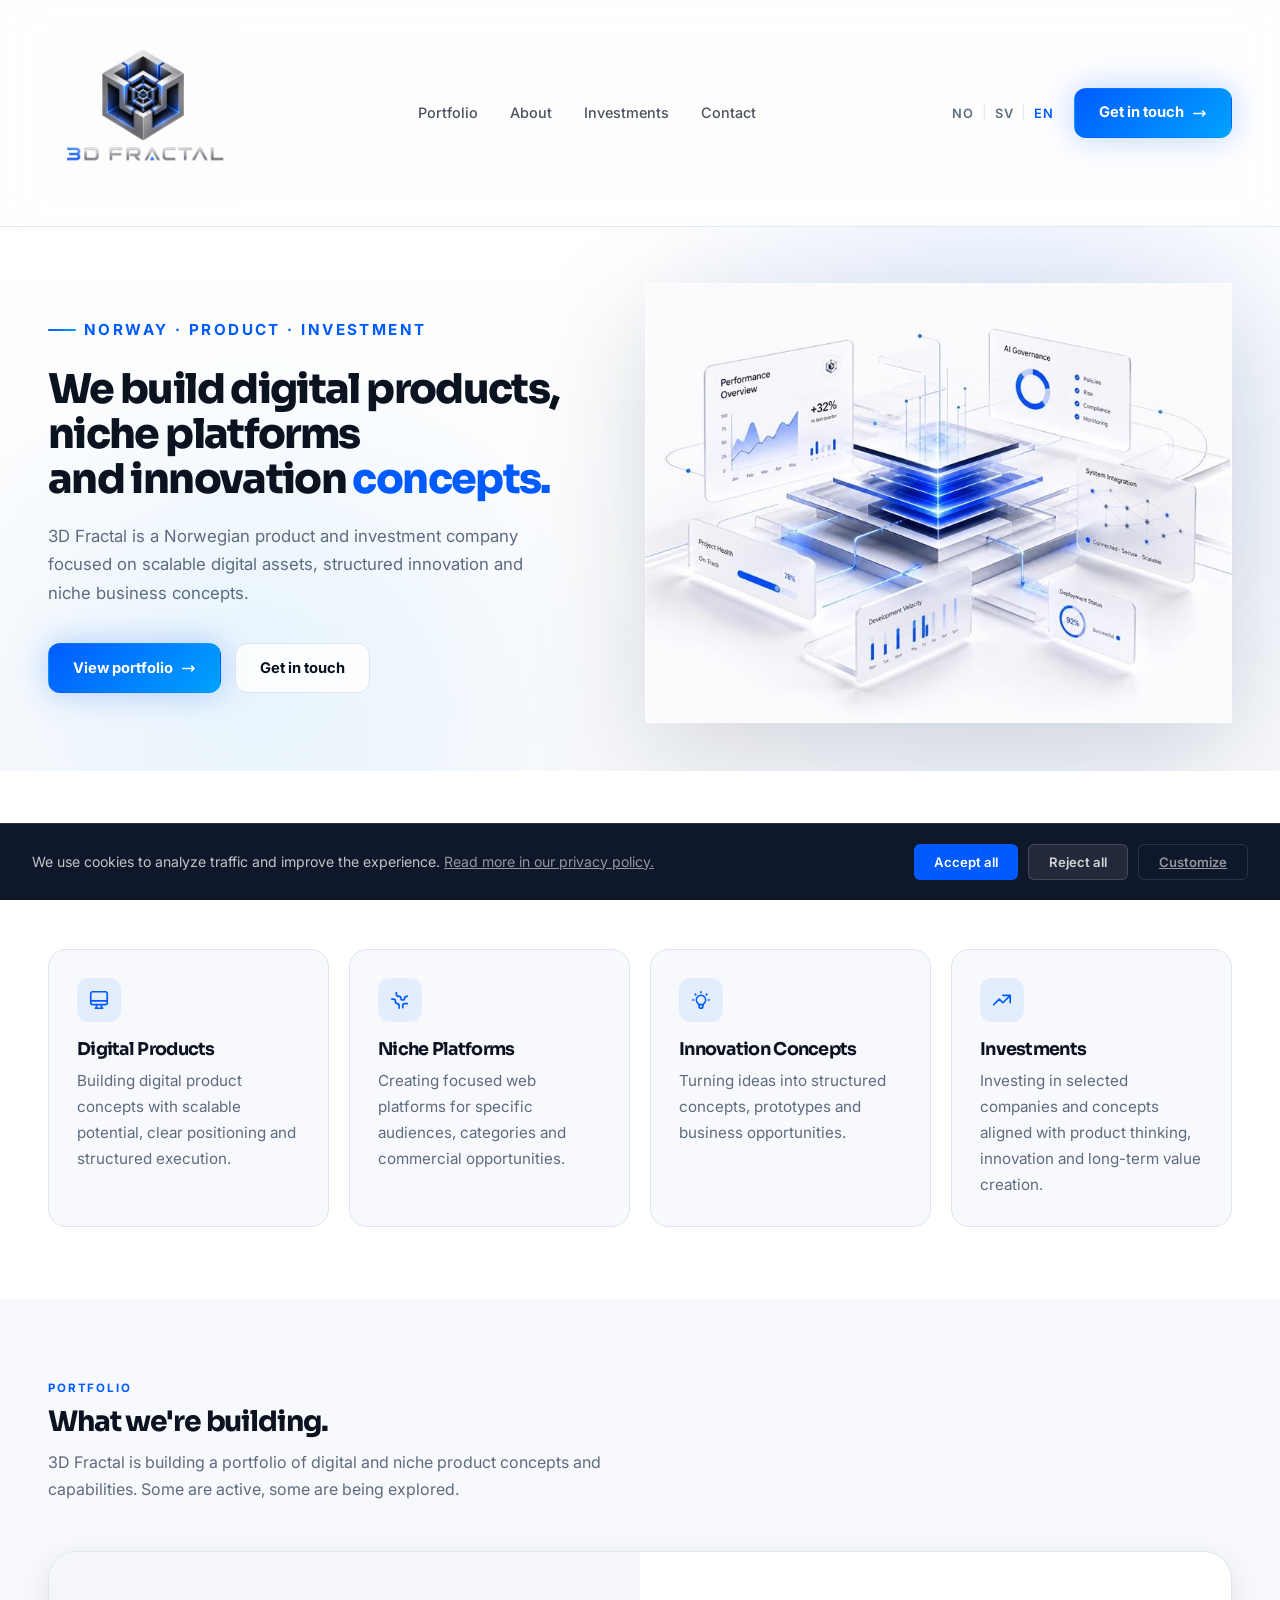
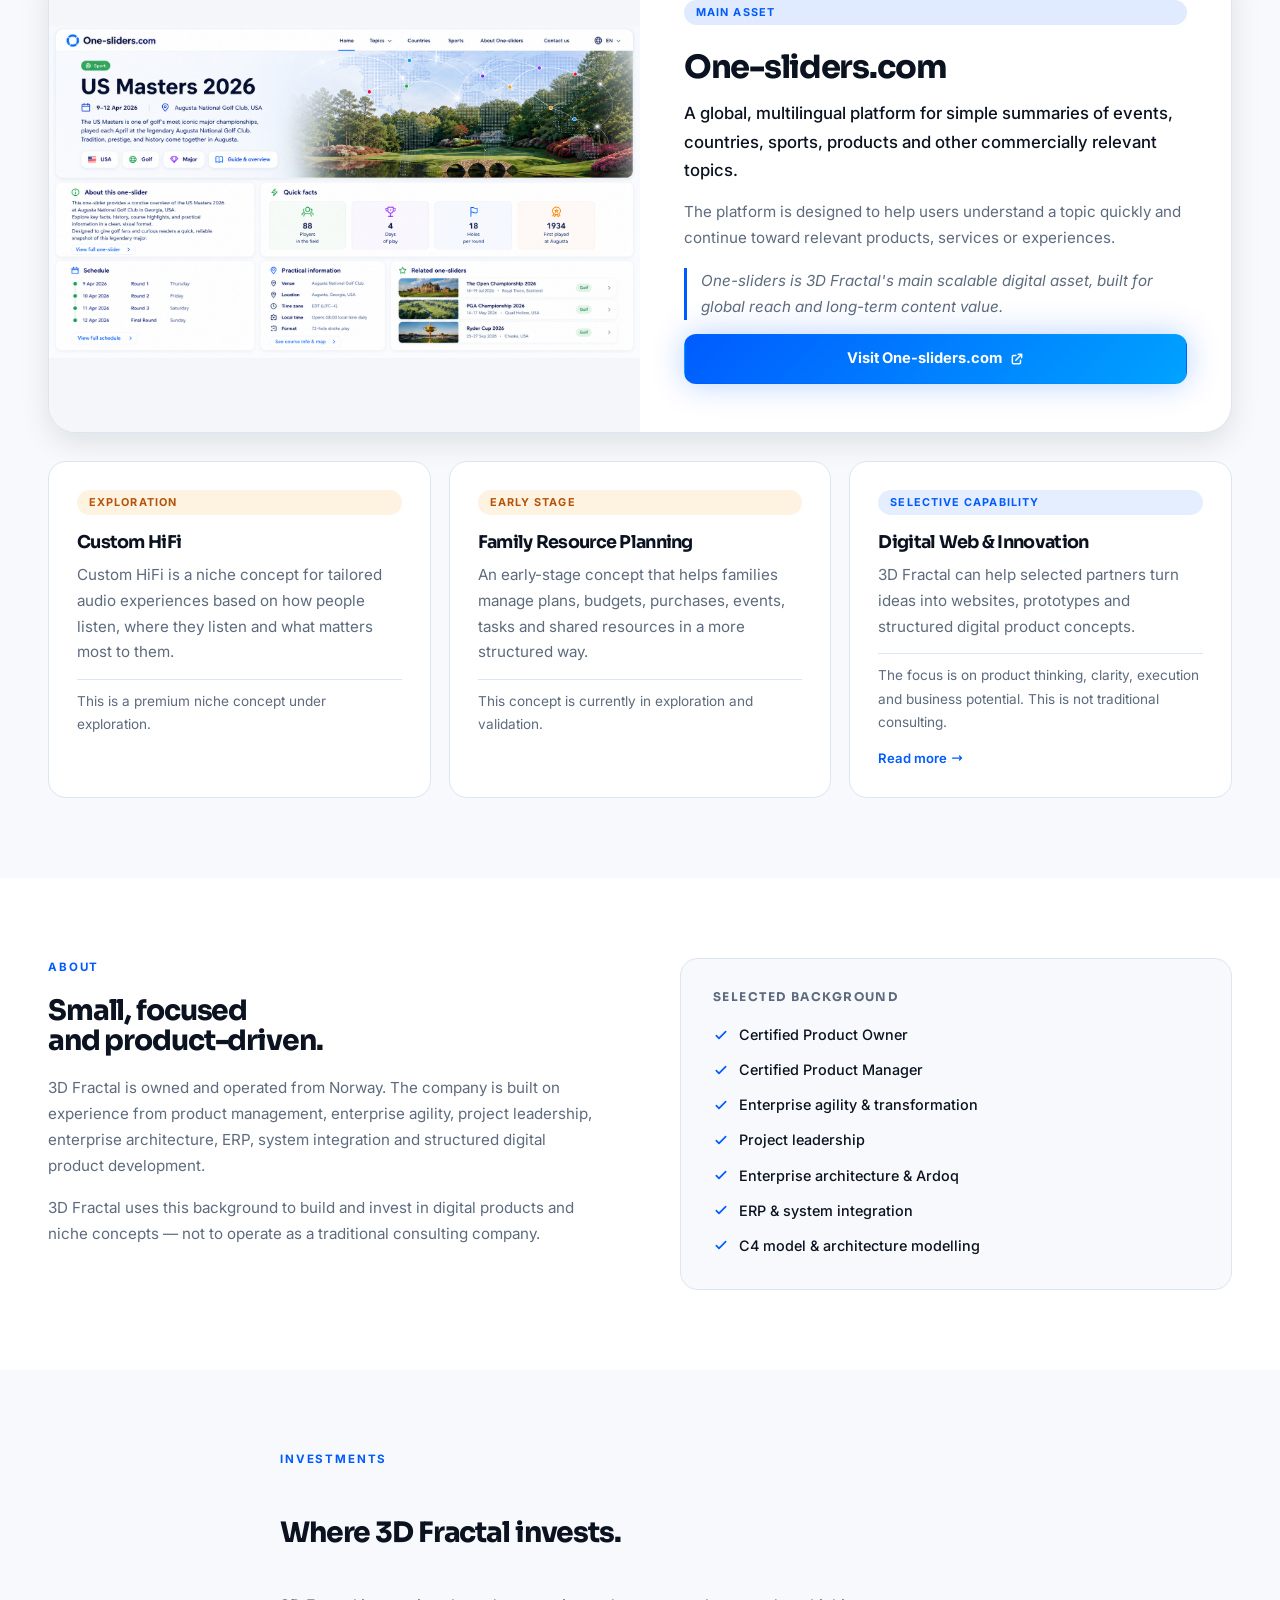
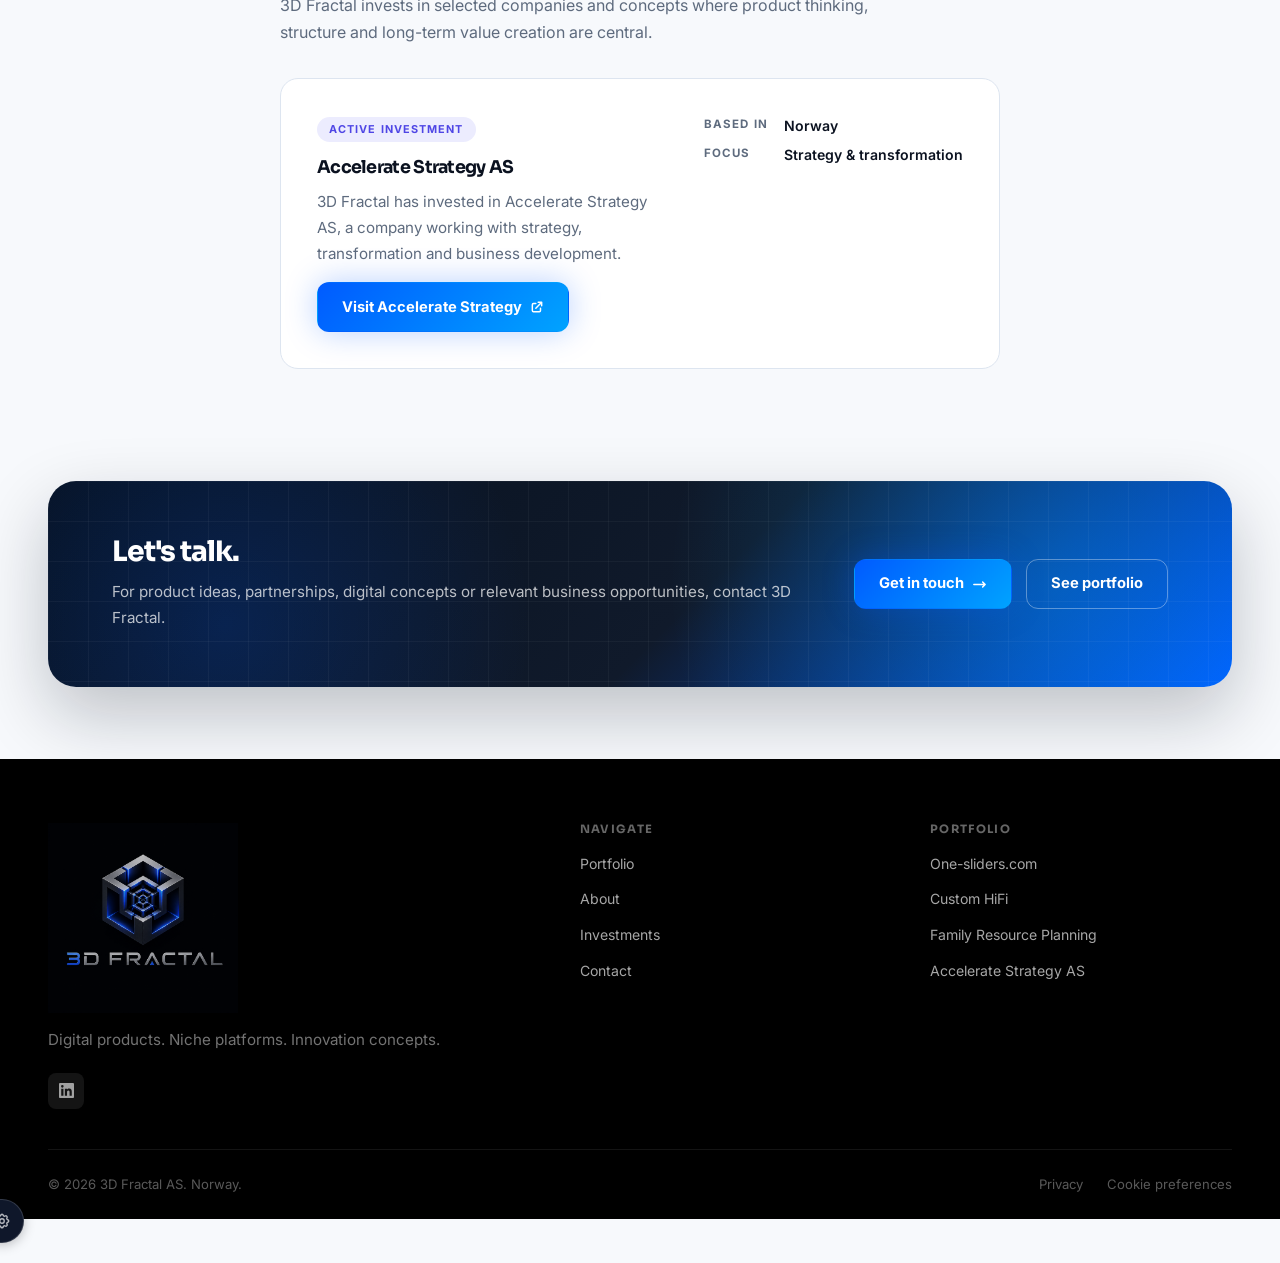
<file: index.html>
<!DOCTYPE html>
<html lang="no" data-lang="no">
<head>
  <!-- Google tag (gtag.js) — Consent Mode v2 -->
  <script>
    window.dataLayer = window.dataLayer || [];
    function gtag(){dataLayer.push(arguments);}
    gtag('consent', 'default', {
      analytics_storage:  'denied',
      ad_storage:         'denied',
      ad_user_data:       'denied',
      ad_personalization: 'denied',
      wait_for_update:    500
    });
    try {
      var _sv = JSON.parse(localStorage.getItem('3df-consent'));
      if (_sv) gtag('consent', 'update', {
        analytics_storage:  _sv.analytics ? 'granted' : 'denied',
        ad_storage:         'denied',
        ad_user_data:       'denied',
        ad_personalization: 'denied'
      });
    } catch(e) {}
  </script>
  <script async src="https://www.googletagmanager.com/gtag/js?id=G-PKXDRMNHRP"></script>
  <script>
    gtag('js', new Date());
    gtag('config', 'G-PKXDRMNHRP');
  </script>
  <meta charset="UTF-8" />
  <meta name="viewport" content="width=device-width, initial-scale=1.0" />
  <title>3D Fractal — Digitale produkter, nisjeplattformer og innovasjon</title>
  <meta name="description" content="3D Fractal bygger og investerer i digitale produkter, nisjeplattformer og innovasjonskonsepter med fokus på skalerbare digitale eiendeler og langsiktig verdi." />
  <meta name="keywords" content="3D Fractal, 3dfractal, digitale produkter, nisjeplattformer, innovasjon, investering, produktutvikling, digitale eiendeler, One-sliders, Custom HiFi, Family Resource Planning" />
  <meta name="robots" content="index, follow" />
  <link rel="canonical" href="https://3dfractal.no/" />
  <link rel="alternate" hreflang="no" href="https://3dfractal.no/" />
  <link rel="alternate" hreflang="sv" href="https://3dfractal.no/?lang=sv" />
  <link rel="alternate" hreflang="en" href="https://3dfractal.no/?lang=en" />
  <link rel="alternate" hreflang="x-default" href="https://3dfractal.no/" />
  <!-- Open Graph -->
  <meta property="og:type" content="website" />
  <meta property="og:locale" content="nb_NO" />
  <meta property="og:site_name" content="3D Fractal" />
  <meta property="og:url" content="https://3dfractal.no/" />
  <meta property="og:title" content="3D Fractal — Digitale produkter, nisjeplattformer og innovasjon" />
  <meta property="og:description" content="3D Fractal bygger og investerer i digitale produkter, nisjeplattformer og innovasjonskonsepter med fokus på skalerbare digitale eiendeler og langsiktig verdi." />
  <meta property="og:image" content="https://3dfractal.no/images/hero-dashboard.jpg" />
  <!-- Twitter -->
  <meta name="twitter:card" content="summary_large_image" />
  <meta name="twitter:title" content="3D Fractal — Digitale produkter, nisjeplattformer og innovasjon" />
  <meta name="twitter:description" content="3D Fractal bygger og investerer i digitale produkter, nisjeplattformer og innovasjonskonsepter med fokus på skalerbare digitale eiendeler og langsiktig verdi." />
  <meta name="twitter:image" content="https://3dfractal.no/images/hero-dashboard.jpg" />
  <script>
    /* Runs before anything renders — sets data-lang so CSS hides wrong languages immediately */
    (function () {
      var saved = localStorage.getItem('3df-lang');
      if (saved) {
        document.documentElement.setAttribute('data-lang', saved);
        return;
      }
      var bl = (navigator.language || navigator.userLanguage || 'en').toLowerCase();
      var lang = 'en';
      if (bl === 'no' || bl.slice(0,3) === 'nb-' || bl.slice(0,3) === 'nn-' || bl.slice(0,2) === 'no') lang = 'no';
      else if (bl.slice(0,2) === 'sv') lang = 'sv';
      document.documentElement.setAttribute('data-lang', lang);
    })();
    /* Hide cookie banner before first paint — read from any of: localStorage,
       sessionStorage, cookie. Restore the missing ones (self-healing). */
    try {
      var _cs = null;
      try { _cs = localStorage.getItem('3df-consent'); } catch(e) {}
      if (!_cs) { try { _cs = sessionStorage.getItem('3df-consent'); } catch(e) {} }
      if (!_cs) {
        var _cm = document.cookie.match('(^|;)\\s*3df-consent=([^;]+)');
        if (_cm) _cs = decodeURIComponent(_cm[2]);
      }
      if (_cs) {
        document.documentElement.setAttribute('data-consent', 'given');
        try { if (!localStorage.getItem('3df-consent')) localStorage.setItem('3df-consent', _cs); } catch(e) {}
        try { if (!sessionStorage.getItem('3df-consent')) sessionStorage.setItem('3df-consent', _cs); } catch(e) {}
      }
    } catch(e) {}
  </script>
  <link rel="icon" href="icons/favicon.ico" sizes="any">
  <link rel="icon" href="icons/favicon.svg" type="image/svg+xml">
  <link rel="apple-touch-icon" href="icons/apple-touch-icon.png">
  <link rel="manifest" href="icons/site.webmanifest">
  <meta name="theme-color" content="#0f172a">
  <script type="application/ld+json">
  {
    "@context": "https://schema.org",
    "@type": "Organization",
    "name": "3D Fractal",
    "alternateName": "3dfractal",
    "url": "https://3dfractal.no",
    "logo": "https://3dfractal.no/images/Logo%202.jpg",
    "image": "https://3dfractal.no/images/hero-dashboard.jpg",
    "description": "3D Fractal er et norsk produkt- og investeringsselskap med fokus på skalerbare digitale eiendeler, nisjeplattformer og strukturert innovasjon.",
    "email": "info@3dfractal.no",
    "address": {
      "@type": "PostalAddress",
      "addressCountry": "NO"
    },
    "sameAs": [
      "https://3dfractal.no"
    ]
  }
  </script>
  <link rel="stylesheet" href="css/style.css?v=5" />
  <link rel="stylesheet" href="css/new.css?v=6" />
  <link rel="stylesheet" href="css/cookie-consent.css?v=2" />
  <style>
    /*
      Language switching.
      Hide each language class when that language is NOT selected.
      Works even when elements have inline style="display:..." because
      !important in author stylesheet beats non-!important inline styles.
    */
    html:not([data-lang="no"]) .lang-no { display: none !important; }
    html:not([data-lang="sv"]) .lang-sv { display: none !important; }
    html:not([data-lang="en"]) .lang-en { display: none !important; }

    /* Language switcher */
    .lang-switcher {
      display: flex;
      align-items: center;
      gap: 4px;
      margin-left: 12px;
    }
    .lang-btn {
      background: none;
      border: none;
      font-family: var(--font-body, Inter, sans-serif);
      font-size: 0.8rem;
      font-weight: 600;
      letter-spacing: 0.06em;
      color: var(--color-text-muted, #64748b);
      cursor: pointer;
      padding: 2px 4px;
      border-radius: 4px;
      transition: color 0.15s;
    }
    .lang-btn.active,
    .lang-btn:hover { color: var(--color-primary, #005BFF); }
    .lang-sep { color: var(--color-border, #DDE5F0); font-size: 0.85rem; }

    /* Logo */
    .logo-img { height: 190px !important; width: auto !important; max-width: none !important; }

    /* Main asset tag */
    .port-tag--main { background: rgba(0,91,255,0.12); color: var(--color-primary, #005BFF); }
  </style>
</head>
<body>

  <!-- ── NAV ─────────────────────────────────────────────────── -->
  <header class="site-header">
    <nav class="nav">
      <a href="#home" class="logo">
        <img src="images/Logo 2.jpg" alt="3D Fractal" class="logo-img" />
      </a>
      <div class="nav-links">
        <a href="#portfolio" class="lang-no">Portefølje</a>
        <a href="#portfolio" class="lang-sv">Portfölj</a>
        <a href="#portfolio" class="lang-en">Portfolio</a>
        <a href="#about" class="lang-no">Om oss</a>
        <a href="#about" class="lang-sv">Om oss</a>
        <a href="#about" class="lang-en">About</a>
        <a href="#investments" class="lang-no">Investeringer</a>
        <a href="#investments" class="lang-sv">Investeringar</a>
        <a href="#investments" class="lang-en">Investments</a>
        <a href="#contact" class="lang-no">Kontakt</a>
        <a href="#contact" class="lang-sv">Kontakt</a>
        <a href="#contact" class="lang-en">Contact</a>
      </div>
      <div class="nav-end">
        <div class="lang-switcher">
          <button class="lang-btn" id="btnNo" onclick="setLang('no')">NO</button>
          <span class="lang-sep">|</span>
          <button class="lang-btn" id="btnSv" onclick="setLang('sv')">SV</button>
          <span class="lang-sep">|</span>
          <button class="lang-btn" id="btnEn" onclick="setLang('en')">EN</button>
          <button class="nav-toggle" id="navToggle" aria-label="Menu">
            <svg width="22" height="22" fill="none" viewBox="0 0 24 24" stroke="currentColor" stroke-width="2">
              <path stroke-linecap="round" stroke-linejoin="round" d="M4 6h16M4 12h16M4 18h16"/>
            </svg>
          </button>
        </div>
        <a href="#contact" class="btn btn-primary nav-cta lang-no">
          Ta kontakt
          <svg width="15" height="15" fill="none" viewBox="0 0 24 24" stroke="currentColor" stroke-width="2.5">
            <path stroke-linecap="round" stroke-linejoin="round" d="M17 8l4 4m0 0l-4 4m4-4H3"/>
          </svg>
        </a>
        <a href="#contact" class="btn btn-primary nav-cta lang-sv">
          Ta kontakt
          <svg width="15" height="15" fill="none" viewBox="0 0 24 24" stroke="currentColor" stroke-width="2.5">
            <path stroke-linecap="round" stroke-linejoin="round" d="M17 8l4 4m0 0l-4 4m4-4H3"/>
          </svg>
        </a>
        <a href="#contact" class="btn btn-primary nav-cta lang-en">
          Get in touch
          <svg width="15" height="15" fill="none" viewBox="0 0 24 24" stroke="currentColor" stroke-width="2.5">
            <path stroke-linecap="round" stroke-linejoin="round" d="M17 8l4 4m0 0l-4 4m4-4H3"/>
          </svg>
        </a>
      </div>
    </nav>
  </header>


  <!-- ── HERO ────────────────────────────────────────────────── -->
  <section class="hero" id="home">
    <div class="hero-inner">
      <div class="hero-content">

        <p class="hero-eyebrow lang-no">Norge · Produkt · Investering</p>
        <p class="hero-eyebrow lang-sv">Norge · Produkt · Investering</p>
        <p class="hero-eyebrow lang-en">Norway · Product · Investment</p>

        <h1 class="hero-title lang-no">
          Vi bygger digitale produkter,<br>
          nisjeplattformer<br>
          og innovasjons<span class="accent">konsepter.</span>

        </h1>
        <h1 class="hero-title lang-sv">
          Vi bygger digitala produkter,<br>
          nischplattformar<br>
          och innovations<span class="accent">koncept.</span>
        </h1>
        <h1 class="hero-title lang-en">
          We build digital products,<br>
          niche platforms<br>
          and innovation <span class="accent">concepts.</span>
        </h1>

        <p class="hero-copy lang-no">
          3D Fractal er et norsk produkt- og investeringsselskap med fokus på skalerbare digitale eiendeler, strukturert innovasjon og nisjebaserte forretningskonsepter.
        </p>
        <p class="hero-copy lang-sv">
          3D Fractal är ett norskt produkt- och investeringsbolag med fokus på skalbara digitala tillgångar, strukturerad innovation och nischbaserade affärskoncept.
        </p>
        <p class="hero-copy lang-en">
          3D Fractal is a Norwegian product and investment company focused on scalable digital assets, structured innovation and niche business concepts.
        </p>

        <div class="hero-actions">
          <a href="#portfolio" class="btn btn-primary lang-no">
            Se porteføljen
            <svg width="15" height="15" fill="none" viewBox="0 0 24 24" stroke="currentColor" stroke-width="2.5">
              <path stroke-linecap="round" stroke-linejoin="round" d="M17 8l4 4m0 0l-4 4m4-4H3"/>
            </svg>
          </a>
          <a href="#portfolio" class="btn btn-primary lang-sv">
            Se portföljen
            <svg width="15" height="15" fill="none" viewBox="0 0 24 24" stroke="currentColor" stroke-width="2.5">
              <path stroke-linecap="round" stroke-linejoin="round" d="M17 8l4 4m0 0l-4 4m4-4H3"/>
            </svg>
          </a>
          <a href="#portfolio" class="btn btn-primary lang-en">
            View portfolio
            <svg width="15" height="15" fill="none" viewBox="0 0 24 24" stroke="currentColor" stroke-width="2.5">
              <path stroke-linecap="round" stroke-linejoin="round" d="M17 8l4 4m0 0l-4 4m4-4H3"/>
            </svg>
          </a>
          <a href="#contact" class="btn btn-secondary lang-no">Ta kontakt</a>
          <a href="#contact" class="btn btn-secondary lang-sv">Ta kontakt</a>
          <a href="#contact" class="btn btn-secondary lang-en">Get in touch</a>
        </div>

      </div>
      <div class="hero-visual">
        <img src="images/work-finance.jpg" alt="3D Fractal" onerror="this.style.display='none'"/>
      </div>
    </div>
  </section>


  <!-- ── WHAT WE DO ───────────────────────────────────────────── -->
  <section class="what-we-do" id="services">
    <div class="container">

      <div class="section-intro">
        <span class="section-label lang-no">Hva 3D Fractal gjør</span>
        <span class="section-label lang-sv">Vad 3D Fractal gör</span>
        <span class="section-label lang-en">What 3D Fractal does</span>
        <h2 class="lang-no">Fire fokusområder.</h2>
        <h2 class="lang-sv">Fyra fokusområden.</h2>
        <h2 class="lang-en">Four focus areas.</h2>
      </div>

      <div class="carousel-wrapper">
        <button class="carousel-btn carousel-prev" onclick="dfCarouselPrev('focusGrid')" aria-label="Forrige">
          <svg width="16" height="16" fill="none" viewBox="0 0 24 24" stroke="currentColor" stroke-width="2.5"><path stroke-linecap="round" stroke-linejoin="round" d="M15 19l-7-7 7-7"/></svg>
        </button>
        <div class="focus-grid" id="focusGrid">

        <div class="focus-card">
          <div class="focus-icon">
            <svg width="22" height="22" fill="none" viewBox="0 0 24 24" stroke="currentColor" stroke-width="1.8">
              <path stroke-linecap="round" stroke-linejoin="round" d="M9.75 17L9 20l-1 1h8l-1-1-.75-3M3 13h18M5 17h14a2 2 0 002-2V5a2 2 0 00-2-2H5a2 2 0 00-2 2v10a2 2 0 002 2z"/>
            </svg>
          </div>
          <h3 class="lang-no">Digitale produkter</h3>
          <h3 class="lang-sv">Digitala produkter</h3>
          <h3 class="lang-en">Digital Products</h3>
          <p class="lang-no">Vi bygger digitale produktkonsepter med skalerbart potensial, tydelig posisjonering og strukturert gjennomføring.</p>
          <p class="lang-sv">Vi bygger digitala produktkoncept med skalbart potential, tydlig positionering och strukturerat genomförande.</p>
          <p class="lang-en">Building digital product concepts with scalable potential, clear positioning and structured execution.</p>
        </div>

        <div class="focus-card">
          <div class="focus-icon">
            <svg width="22" height="22" fill="none" viewBox="0 0 24 24" stroke="currentColor" stroke-width="1.8">
              <path stroke-linecap="round" stroke-linejoin="round" d="M3.055 11H5a2 2 0 012 2v1a2 2 0 002 2 2 2 0 012 2v2.945M8 3.935V5.5A2.5 2.5 0 0010.5 8h.5a2 2 0 012 2 2 2 0 104 0 2 2 0 012-2h1.064M15 20.488V18a2 2 0 012-2h3.064"/>
            </svg>
          </div>
          <h3 class="lang-no">Nisjeplattformer</h3>
          <h3 class="lang-sv">Nischplattformar</h3>
          <h3 class="lang-en">Niche Platforms</h3>
          <p class="lang-no">Vi skaper fokuserte nettplattformer for spesifikke målgrupper, kategorier og kommersielle muligheter.</p>
          <p class="lang-sv">Vi skapar fokuserade webbplattformar för specifika målgrupper, kategorier och kommersiella möjligheter.</p>
          <p class="lang-en">Creating focused web platforms for specific audiences, categories and commercial opportunities.</p>
        </div>

        <div class="focus-card">
          <div class="focus-icon">
            <svg width="22" height="22" fill="none" viewBox="0 0 24 24" stroke="currentColor" stroke-width="1.8">
              <path stroke-linecap="round" stroke-linejoin="round" d="M9.663 17h4.673M12 3v1m6.364 1.636l-.707.707M21 12h-1M4 12H3m3.343-5.657l-.707-.707m2.828 9.9a5 5 0 117.072 0l-.548.547A3.374 3.374 0 0014 18.469V19a2 2 0 11-4 0v-.531c0-.895-.356-1.754-.988-2.386l-.548-.547z"/>
            </svg>
          </div>
          <h3 class="lang-no">Innovasjonskonsepter</h3>
          <h3 class="lang-sv">Innovationskoncept</h3>
          <h3 class="lang-en">Innovation Concepts</h3>
          <p class="lang-no">Vi gjør ideer om til strukturerte konsepter, prototyper og forretningsmuligheter.</p>
          <p class="lang-sv">Vi omvandlar idéer till strukturerade koncept, prototyper och affärsmöjligheter.</p>
          <p class="lang-en">Turning ideas into structured concepts, prototypes and business opportunities.</p>
        </div>

        <div class="focus-card">
          <div class="focus-icon">
            <svg width="22" height="22" fill="none" viewBox="0 0 24 24" stroke="currentColor" stroke-width="1.8">
              <path stroke-linecap="round" stroke-linejoin="round" d="M13 7h8m0 0v8m0-8l-8 8-4-4-6 6"/>
            </svg>
          </div>
          <h3 class="lang-no">Investeringer</h3>
          <h3 class="lang-sv">Investeringar</h3>
          <h3 class="lang-en">Investments</h3>
          <p class="lang-no">Vi investerer i utvalgte selskaper og konsepter som er i tråd med produkttenkning, innovasjon og langsiktig verdiskaping.</p>
          <p class="lang-sv">Vi investerar i utvalda bolag och koncept i linje med produkttänkande, innovation och långsiktig värdeskapande.</p>
          <p class="lang-en">Investing in selected companies and concepts aligned with product thinking, innovation and long-term value creation.</p>
        </div>

        </div><!-- /focus-grid -->
        <button class="carousel-btn carousel-next" onclick="dfCarouselNext('focusGrid')" aria-label="Neste">
          <svg width="16" height="16" fill="none" viewBox="0 0 24 24" stroke="currentColor" stroke-width="2.5"><path stroke-linecap="round" stroke-linejoin="round" d="M9 5l7 7-7 7"/></svg>
        </button>
        <div class="carousel-dots" id="focusDots">
          <span class="carousel-dot active"></span>
          <span class="carousel-dot"></span>
          <span class="carousel-dot"></span>
          <span class="carousel-dot"></span>
        </div>
      </div><!-- /carousel-wrapper -->
    </div>
  </section>


  <!-- ── PORTFOLIO ─────────────────────────────────────────────── -->
  <section class="portfolio-section" id="portfolio">
    <div class="container">

      <div class="section-intro">
        <span class="section-label lang-no">Portefølje</span>
        <span class="section-label lang-sv">Portfölj</span>
        <span class="section-label lang-en">Portfolio</span>
        <h2 class="lang-no">Hva vi bygger.</h2>
        <h2 class="lang-sv">Vad vi bygger.</h2>
        <h2 class="lang-en">What we're building.</h2>
        <p class="section-sub lang-no">3D Fractal bygger en portefølje av digitale og nisjebaserte produktkonsepter og kapabiliteter. Noen er aktive, noen er under utforskning.</p>
        <p class="section-sub lang-sv">3D Fractal bygger en portfölj av digitala och nischbaserade produktkoncept och förmågor. Några är aktiva, några är under utforskning.</p>
        <p class="section-sub lang-en">3D Fractal is building a portfolio of digital and niche product concepts and capabilities. Some are active, some are being explored.</p>
      </div>

      <!-- Featured: One-sliders.com -->
      <div class="portfolio-featured">
        <div class="portfolio-featured-img">
          <img src="images/one-sliders.png" alt="One-sliders.com" onerror="this.style.display='none'"/>
        </div>
        <div class="portfolio-featured-body">

          <span class="port-tag port-tag--main lang-no">Hovedsatsing</span>
          <span class="port-tag port-tag--main lang-sv">Huvudsatsning</span>
          <span class="port-tag port-tag--main lang-en">Main asset</span>

          <h2>One-sliders.com</h2>

          <p class="port-lead lang-no">En global, flerspråklig plattform for enkle sammendrag av hendelser, land, sport, produkter og andre temaer med tydelig brukerintensjon.</p>
          <p class="port-lead lang-sv">En global, flerspråkig plattform för enkla sammanfattningar av händelser, länder, sport, produkter och andra ämnen med tydlig användarintention.</p>
          <p class="port-lead lang-en">A global, multilingual platform for simple summaries of events, countries, sports, products and other commercially relevant topics.</p>

          <p class="lang-no">Plattformen er bygget for å hjelpe brukere å forstå et tema raskt og fortsette mot relevante produkter, tjenester eller opplevelser.</p>
          <p class="lang-sv">Plattformen är byggd för att hjälpa användare att snabbt förstå ett ämne och fortsätta mot relevanta produkter, tjänster eller upplevelser.</p>
          <p class="lang-en">The platform is designed to help users understand a topic quickly and continue toward relevant products, services or experiences.</p>

          <p class="port-strategy lang-no">One-sliders er 3D Fractals viktigste skalerbare digitale eiendel, bygget for global rekkevidde og langsiktig innholdsverdi.</p>
          <p class="port-strategy lang-sv">One-sliders är 3D Fractals viktigaste skalbara digitala tillgång, byggd för global räckvidd och långsiktigt innehållsvärde.</p>
          <p class="port-strategy lang-en">One-sliders is 3D Fractal's main scalable digital asset, built for global reach and long-term content value.</p>

          <a href="https://one-sliders.com" target="_blank" rel="noopener" class="btn btn-primary lang-no">
            Besøk One-sliders.com
            <svg width="14" height="14" fill="none" viewBox="0 0 24 24" stroke="currentColor" stroke-width="2.5">
              <path stroke-linecap="round" stroke-linejoin="round" d="M10 6H6a2 2 0 00-2 2v10a2 2 0 002 2h10a2 2 0 002-2v-4M14 4h6m0 0v6m0-6L10 14"/>
            </svg>
          </a>
          <a href="https://one-sliders.com" target="_blank" rel="noopener" class="btn btn-primary lang-sv">
            Besök One-sliders.com
            <svg width="14" height="14" fill="none" viewBox="0 0 24 24" stroke="currentColor" stroke-width="2.5">
              <path stroke-linecap="round" stroke-linejoin="round" d="M10 6H6a2 2 0 00-2 2v10a2 2 0 002 2h10a2 2 0 002-2v-4M14 4h6m0 0v6m0-6L10 14"/>
            </svg>
          </a>
          <a href="https://one-sliders.com" target="_blank" rel="noopener" class="btn btn-primary lang-en">
            Visit One-sliders.com
            <svg width="14" height="14" fill="none" viewBox="0 0 24 24" stroke="currentColor" stroke-width="2.5">
              <path stroke-linecap="round" stroke-linejoin="round" d="M10 6H6a2 2 0 00-2 2v10a2 2 0 002 2h10a2 2 0 002-2v-4M14 4h6m0 0v6m0-6L10 14"/>
            </svg>
          </a>

        </div>
      </div>

      <!-- Portfolio grid -->
      <div class="carousel-wrapper">
        <button class="carousel-btn carousel-prev" onclick="dfCarouselPrev('portfolioGrid')" aria-label="Forrige">
          <svg width="16" height="16" fill="none" viewBox="0 0 24 24" stroke="currentColor" stroke-width="2.5"><path stroke-linecap="round" stroke-linejoin="round" d="M15 19l-7-7 7-7"/></svg>
        </button>
        <div class="portfolio-grid" id="portfolioGrid">

        <div class="port-card">
          <span class="port-tag port-tag--explore lang-no">Utforskning</span>
          <span class="port-tag port-tag--explore lang-sv">Utforskning</span>
          <span class="port-tag port-tag--explore lang-en">Exploration</span>
          <h3>Custom HiFi</h3>
          <p class="lang-no">Custom HiFi er et nisjekonsept for skreddersydde lydopplevelser basert på hvordan folk lytter, hvor de lytter og hva som betyr mest for dem.</p>
          <p class="lang-sv">Custom HiFi är ett nischkoncept för skräddarsydda ljudupplevelser baserat på hur människor lyssnar, var de lyssnar och vad som betyder mest för dem.</p>
          <p class="lang-en">Custom HiFi is a niche concept for tailored audio experiences based on how people listen, where they listen and what matters most to them.</p>
          <p class="port-note lang-no">Dette er et premium nisjekonsept under utforskning.</p>
          <p class="port-note lang-sv">Detta är ett premium nischkoncept under utforskning.</p>
          <p class="port-note lang-en">This is a premium niche concept under exploration.</p>
        </div>

        <div class="port-card">
          <span class="port-tag port-tag--explore lang-no">Tidlig fase</span>
          <span class="port-tag port-tag--explore lang-sv">Tidigt skede</span>
          <span class="port-tag port-tag--explore lang-en">Early stage</span>
          <h3 class="lang-no">Familieressursplanlegging</h3>
          <h3 class="lang-sv">Familjeresursplanering</h3>
          <h3 class="lang-en">Family Resource Planning</h3>
          <p class="lang-no">Et tidlig-fase-konsept som hjelper familier med å håndtere planer, budsjetter, innkjøp, hendelser og delte ressurser på en mer strukturert måte.</p>
          <p class="lang-sv">Ett tidigt-skede-koncept som hjälper familjer att hantera planer, budgetar, inköp, händelser och delade resurser på ett mer strukturerat sätt.</p>
          <p class="lang-en">An early-stage concept that helps families manage plans, budgets, purchases, events, tasks and shared resources in a more structured way.</p>
          <p class="port-note lang-no">Dette konseptet er for øyeblikket under utforskning og validering.</p>
          <p class="port-note lang-sv">Detta koncept är för närvarande under utforskning och validering.</p>
          <p class="port-note lang-en">This concept is currently in exploration and validation.</p>
        </div>

        <div class="port-card">
          <span class="port-tag port-tag--selective lang-no">Selektiv kapabilitet</span>
          <span class="port-tag port-tag--selective lang-sv">Selektiv förmåga</span>
          <span class="port-tag port-tag--selective lang-en">Selective capability</span>
          <h3 class="lang-no">Digital web og innovasjon</h3>
          <h3 class="lang-sv">Digital webb och innovation</h3>
          <h3 class="lang-en">Digital Web & Innovation</h3>
          <p class="lang-no">3D Fractal kan hjelpe utvalgte partnere med å gjøre ideer om til nettsider, prototyper og strukturerte digitale produktkonsepter.</p>
          <p class="lang-sv">3D Fractal kan hjälpa utvalda partners att omvandla idéer till webbplatser, prototyper och strukturerade digitala produktkoncept.</p>
          <p class="lang-en">3D Fractal can help selected partners turn ideas into websites, prototypes and structured digital product concepts.</p>
          <p class="port-note lang-no">Fokuset er på produkttenkning, tydelighet, gjennomføring og forretningspotensial. Dette er ikke tradisjonell konsulentvirksomhet.</p>
          <p class="port-note lang-sv">Fokus ligger på produkttänkande, tydlighet, genomförande och affärspotential. Detta är inte traditionell konsultverksamhet.</p>
          <p class="port-note lang-en">The focus is on product thinking, clarity, execution and business potential. This is not traditional consulting.</p>
          <a href="digital-web.html" class="lang-no" style="font-size:0.82rem;font-weight:600;color:var(--color-primary);text-decoration:none;margin-top:4px;display:inline-flex;align-items:center;gap:4px;">Les mer <svg width="12" height="12" fill="none" viewBox="0 0 24 24" stroke="currentColor" stroke-width="2.5"><path stroke-linecap="round" stroke-linejoin="round" d="M17 8l4 4m0 0l-4 4m4-4H3"/></svg></a>
          <a href="digital-web.html" class="lang-sv" style="font-size:0.82rem;font-weight:600;color:var(--color-primary);text-decoration:none;margin-top:4px;display:inline-flex;align-items:center;gap:4px;">Läs mer <svg width="12" height="12" fill="none" viewBox="0 0 24 24" stroke="currentColor" stroke-width="2.5"><path stroke-linecap="round" stroke-linejoin="round" d="M17 8l4 4m0 0l-4 4m4-4H3"/></svg></a>
          <a href="digital-web.html" class="lang-en" style="font-size:0.82rem;font-weight:600;color:var(--color-primary);text-decoration:none;margin-top:4px;display:inline-flex;align-items:center;gap:4px;">Read more <svg width="12" height="12" fill="none" viewBox="0 0 24 24" stroke="currentColor" stroke-width="2.5"><path stroke-linecap="round" stroke-linejoin="round" d="M17 8l4 4m0 0l-4 4m4-4H3"/></svg></a>
        </div>

        </div><!-- /portfolio-grid -->
        <button class="carousel-btn carousel-next" onclick="dfCarouselNext('portfolioGrid')" aria-label="Neste">
          <svg width="16" height="16" fill="none" viewBox="0 0 24 24" stroke="currentColor" stroke-width="2.5"><path stroke-linecap="round" stroke-linejoin="round" d="M9 5l7 7-7 7"/></svg>
        </button>
        <div class="carousel-dots" id="portfolioDots">
          <span class="carousel-dot active"></span>
          <span class="carousel-dot"></span>
          <span class="carousel-dot"></span>
        </div>
      </div><!-- /carousel-wrapper -->
    </div>
  </section>


  <!-- ── ABOUT ──────────────────────────────────────────────────── -->
  <section class="about-section" id="about">
    <div class="container">
      <div class="about-grid">

        <div class="about-text">
          <span class="section-label lang-no">Om oss</span>
          <span class="section-label lang-sv">Om oss</span>
          <span class="section-label lang-en">About</span>
          <h2 class="lang-no">Liten, fokusert<br>og produktdrevet.</h2>
          <h2 class="lang-sv">Litet, fokuserat<br>och produktdrivet.</h2>
          <h2 class="lang-en">Small, focused<br>and product-driven.</h2>
          <p class="lang-no">3D Fractal eies og drives fra Norge. Selskapet er bygget på erfaring fra produktledelse, enterprise agility, prosjektledelse, enterprise-arkitektur, ERP, systemintegrasjon og strukturert digital produktutvikling.</p>
          <p class="lang-sv">3D Fractal ägs och drivs från Norge. Bolaget är byggt på erfarenhet från produktledning, enterprise agility, projektledning, enterprise-arkitektur, ERP, systemintegration och strukturerad digital produktutveckling.</p>
          <p class="lang-en">3D Fractal is owned and operated from Norway. The company is built on experience from product management, enterprise agility, project leadership, enterprise architecture, ERP, system integration and structured digital product development.</p>
          <p class="lang-no">3D Fractal bruker denne bakgrunnen til å bygge og investere i digitale produkter og nisjekonsepter — ikke for å operere som et tradisjonelt konsulentselskap.</p>
          <p class="lang-sv">3D Fractal använder denna bakgrund för att bygga och investera i digitala produkter och nischkoncept — inte för att verka som ett traditionellt konsultbolag.</p>
          <p class="lang-en">3D Fractal uses this background to build and invest in digital products and niche concepts — not to operate as a traditional consulting company.</p>
        </div>

        <div class="credentials">
          <h4 class="lang-no">Utvalgt bakgrunn</h4>
          <h4 class="lang-sv">Utvald bakgrund</h4>
          <h4 class="lang-en">Selected background</h4>
          <ul class="cred-list">
            <li>
              <svg width="16" height="16" fill="none" viewBox="0 0 24 24" stroke="currentColor" stroke-width="2.5"><path stroke-linecap="round" stroke-linejoin="round" d="M5 13l4 4L19 7"/></svg>
              <span class="lang-no">Sertifisert produkteier</span>
              <span class="lang-sv">Certifierad produktägare</span>
              <span class="lang-en">Certified Product Owner</span>
            </li>
            <li>
              <svg width="16" height="16" fill="none" viewBox="0 0 24 24" stroke="currentColor" stroke-width="2.5"><path stroke-linecap="round" stroke-linejoin="round" d="M5 13l4 4L19 7"/></svg>
              <span class="lang-no">Sertifisert produktsjef</span>
              <span class="lang-sv">Certifierad produktchef</span>
              <span class="lang-en">Certified Product Manager</span>
            </li>
            <li>
              <svg width="16" height="16" fill="none" viewBox="0 0 24 24" stroke="currentColor" stroke-width="2.5"><path stroke-linecap="round" stroke-linejoin="round" d="M5 13l4 4L19 7"/></svg>
              <span class="lang-no">Enterprise agility og transformasjon</span>
              <span class="lang-sv">Enterprise agility och transformation</span>
              <span class="lang-en">Enterprise agility & transformation</span>
            </li>
            <li>
              <svg width="16" height="16" fill="none" viewBox="0 0 24 24" stroke="currentColor" stroke-width="2.5"><path stroke-linecap="round" stroke-linejoin="round" d="M5 13l4 4L19 7"/></svg>
              <span class="lang-no">Prosjektledelse</span>
              <span class="lang-sv">Projektledning</span>
              <span class="lang-en">Project leadership</span>
            </li>
            <li>
              <svg width="16" height="16" fill="none" viewBox="0 0 24 24" stroke="currentColor" stroke-width="2.5"><path stroke-linecap="round" stroke-linejoin="round" d="M5 13l4 4L19 7"/></svg>
              <span class="lang-no">Enterprise-arkitektur og Ardoq</span>
              <span class="lang-sv">Enterprise-arkitektur och Ardoq</span>
              <span class="lang-en">Enterprise architecture & Ardoq</span>
            </li>
            <li>
              <svg width="16" height="16" fill="none" viewBox="0 0 24 24" stroke="currentColor" stroke-width="2.5"><path stroke-linecap="round" stroke-linejoin="round" d="M5 13l4 4L19 7"/></svg>
              <span class="lang-no">ERP og systemintegrasjon</span>
              <span class="lang-sv">ERP och systemintegration</span>
              <span class="lang-en">ERP & system integration</span>
            </li>
            <li>
              <svg width="16" height="16" fill="none" viewBox="0 0 24 24" stroke="currentColor" stroke-width="2.5"><path stroke-linecap="round" stroke-linejoin="round" d="M5 13l4 4L19 7"/></svg>
              <span class="lang-no">C4-modell og arkitekturmodellering</span>
              <span class="lang-sv">C4-modell och arkitekturmodellering</span>
              <span class="lang-en">C4 model & architecture modelling</span>
            </li>
          </ul>
        </div>

      </div>
    </div>
  </section>


  <!-- ── INVESTMENTS ───────────────────────────────────────────── -->
  <section class="investments-section" id="investments">
    <div class="container">
      <span class="section-label lang-no">Investeringer</span>
      <span class="section-label lang-sv">Investeringar</span>
      <span class="section-label lang-en">Investments</span>
      <h2 class="lang-no">Hvor 3D Fractal investerer.</h2>
      <h2 class="lang-sv">Var 3D Fractal investerar.</h2>
      <h2 class="lang-en">Where 3D Fractal invests.</h2>
      <p class="section-sub lang-no">3D Fractal investerer i utvalgte selskaper og konsepter der produkttenkning, struktur og langsiktig verdiskaping er sentralt.</p>
      <p class="section-sub lang-sv">3D Fractal investerar i utvalda bolag och koncept där produkttänkande, struktur och långsiktig värdeskapande är centralt.</p>
      <p class="section-sub lang-en">3D Fractal invests in selected companies and concepts where product thinking, structure and long-term value creation are central.</p>

      <div class="invest-card">
        <div class="invest-card-inner">
          <div>
            <span class="port-tag port-tag--invest lang-no">Aktiv investering</span>
            <span class="port-tag port-tag--invest lang-sv">Aktiv investering</span>
            <span class="port-tag port-tag--invest lang-en">Active investment</span>
            <h3>Accelerate Strategy AS</h3>
            <p class="lang-no">3D Fractal har investert i Accelerate Strategy AS, et selskap som jobber med strategi, transformasjon og forretningsutvikling.</p>
            <p class="lang-sv">3D Fractal har investerat i Accelerate Strategy AS, ett bolag som arbetar med strategi, transformation och affärsutveckling.</p>
            <p class="lang-en">3D Fractal has invested in Accelerate Strategy AS, a company working with strategy, transformation and business development.</p>
            <a href="https://accelerate-iver.com/no/" target="_blank" rel="noopener" class="btn btn-primary lang-no" style="margin-top:16px;display:inline-flex;">
              Besøk Accelerate Strategy
              <svg width="14" height="14" fill="none" viewBox="0 0 24 24" stroke="currentColor" stroke-width="2.5">
                <path stroke-linecap="round" stroke-linejoin="round" d="M10 6H6a2 2 0 00-2 2v10a2 2 0 002 2h10a2 2 0 002-2v-4M14 4h6m0 0v6m0-6L10 14"/>
              </svg>
            </a>
            <a href="https://accelerate-iver.com/no/" target="_blank" rel="noopener" class="btn btn-primary lang-sv" style="margin-top:16px;display:inline-flex;">
              Besök Accelerate Strategy
              <svg width="14" height="14" fill="none" viewBox="0 0 24 24" stroke="currentColor" stroke-width="2.5">
                <path stroke-linecap="round" stroke-linejoin="round" d="M10 6H6a2 2 0 00-2 2v10a2 2 0 002 2h10a2 2 0 002-2v-4M14 4h6m0 0v6m0-6L10 14"/>
              </svg>
            </a>
            <a href="https://accelerate-iver.com/no/" target="_blank" rel="noopener" class="btn btn-primary lang-en" style="margin-top:16px;display:inline-flex;">
              Visit Accelerate Strategy
              <svg width="14" height="14" fill="none" viewBox="0 0 24 24" stroke="currentColor" stroke-width="2.5">
                <path stroke-linecap="round" stroke-linejoin="round" d="M10 6H6a2 2 0 00-2 2v10a2 2 0 002 2h10a2 2 0 002-2v-4M14 4h6m0 0v6m0-6L10 14"/>
              </svg>
            </a>
          </div>
          <div class="invest-meta">
            <span class="invest-label lang-no">Basert i</span>
            <span class="invest-label lang-sv">Baserat i</span>
            <span class="invest-label lang-en">Based in</span>
            <span class="invest-value lang-no">Norge</span>
            <span class="invest-value lang-sv">Norge</span>
            <span class="invest-value lang-en">Norway</span>
            <span class="invest-label lang-no">Fokus</span>
            <span class="invest-label lang-sv">Fokus</span>
            <span class="invest-label lang-en">Focus</span>
            <span class="invest-value lang-no">Strategi og transformasjon</span>
            <span class="invest-value lang-sv">Strategi och transformation</span>
            <span class="invest-value lang-en">Strategy & transformation</span>
          </div>
        </div>
      </div>
    </div>
  </section>


  <!-- ── CONTACT ───────────────────────────────────────────────── -->
  <section class="cta-banner" id="contact">
    <div class="container">
      <div class="cta-inner">
        <div class="cta-text">
          <h2 class="lang-no">La oss snakke.</h2>
          <h2 class="lang-sv">Låt oss prata.</h2>
          <h2 class="lang-en">Let's talk.</h2>
          <p class="lang-no">For produktideer, partnerskap, digitale konsepter eller relevante forretningsmuligheter — ta kontakt med 3D Fractal.</p>
          <p class="lang-sv">För produktidéer, partnerskap, digitala koncept eller relevanta affärsmöjligheter — kontakta 3D Fractal.</p>
          <p class="lang-en">For product ideas, partnerships, digital concepts or relevant business opportunities, contact 3D Fractal.</p>
        </div>
        <div class="cta-actions">
          <a href="mailto:info@3dfractal.no" class="btn btn-primary lang-no">
            Ta kontakt
            <svg width="15" height="15" fill="none" viewBox="0 0 24 24" stroke="currentColor" stroke-width="2.5">
              <path stroke-linecap="round" stroke-linejoin="round" d="M17 8l4 4m0 0l-4 4m4-4H3"/>
            </svg>
          </a>
          <a href="mailto:info@3dfractal.no" class="btn btn-primary lang-sv">
            Ta kontakt
            <svg width="15" height="15" fill="none" viewBox="0 0 24 24" stroke="currentColor" stroke-width="2.5">
              <path stroke-linecap="round" stroke-linejoin="round" d="M17 8l4 4m0 0l-4 4m4-4H3"/>
            </svg>
          </a>
          <a href="mailto:info@3dfractal.no" class="btn btn-primary lang-en">
            Get in touch
            <svg width="15" height="15" fill="none" viewBox="0 0 24 24" stroke="currentColor" stroke-width="2.5">
              <path stroke-linecap="round" stroke-linejoin="round" d="M17 8l4 4m0 0l-4 4m4-4H3"/>
            </svg>
          </a>
          <a href="#portfolio" class="btn btn-outline-white lang-no">Se portefølje</a>
          <a href="#portfolio" class="btn btn-outline-white lang-sv">Se portfölj</a>
          <a href="#portfolio" class="btn btn-outline-white lang-en">See portfolio</a>
        </div>
      </div>
    </div>
  </section>


  <!-- ── FOOTER ────────────────────────────────────────────────── -->
  <footer class="site-footer">
    <div class="container">
      <div class="footer-simple">
        <div class="footer-brand">
          <a href="#home" class="logo">
            <img src="images/logo 3.png" alt="3D Fractal" class="logo-img logo-img--footer" />
          </a>
          <p class="footer-tagline lang-no">Digitale produkter. Nisjeplattformer. Innovasjonskonsepter.</p>
          <p class="footer-tagline lang-sv">Digitala produkter. Nischplattformar. Innovationskoncept.</p>
          <p class="footer-tagline lang-en">Digital products. Niche platforms. Innovation concepts.</p>
          <div class="social-links">
            <a href="#" class="social-link" aria-label="LinkedIn">
              <svg width="15" height="15" fill="currentColor" viewBox="0 0 24 24">
                <path d="M20.447 20.452h-3.554v-5.569c0-1.328-.027-3.037-1.852-3.037-1.853 0-2.136 1.445-2.136 2.939v5.667H9.351V9h3.414v1.561h.046c.477-.9 1.637-1.85 3.37-1.85 3.601 0 4.267 2.37 4.267 5.455v6.286zM5.337 7.433a2.062 2.062 0 01-2.063-2.065 2.064 2.064 0 112.063 2.065zm1.782 13.019H3.555V9h3.564v11.452zM22.225 0H1.771C.792 0 0 .774 0 1.729v20.542C0 23.227.792 24 1.771 24h20.451C23.2 24 24 23.227 24 22.271V1.729C24 .774 23.2 0 22.222 0h.003z"/>
              </svg>
            </a>
          </div>
        </div>
        <div class="footer-links-col">
          <h4 class="lang-no">Naviger</h4>
          <h4 class="lang-sv">Navigera</h4>
          <h4 class="lang-en">Navigate</h4>
          <ul>
            <li>
              <a href="#portfolio" class="lang-no">Portefølje</a>
              <a href="#portfolio" class="lang-sv">Portfölj</a>
              <a href="#portfolio" class="lang-en">Portfolio</a>
            </li>
            <li>
              <a href="#about" class="lang-no">Om oss</a>
              <a href="#about" class="lang-sv">Om oss</a>
              <a href="#about" class="lang-en">About</a>
            </li>
            <li>
              <a href="#investments" class="lang-no">Investeringer</a>
              <a href="#investments" class="lang-sv">Investeringar</a>
              <a href="#investments" class="lang-en">Investments</a>
            </li>
            <li>
              <a href="#contact" class="lang-no">Kontakt</a>
              <a href="#contact" class="lang-sv">Kontakt</a>
              <a href="#contact" class="lang-en">Contact</a>
            </li>
          </ul>
        </div>
        <div class="footer-links-col">
          <h4 class="lang-no">Portefølje</h4>
          <h4 class="lang-sv">Portfölj</h4>
          <h4 class="lang-en">Portfolio</h4>
          <ul>
            <li><a href="https://one-sliders.com" target="_blank" rel="noopener">One-sliders.com</a></li>
            <li><a href="#portfolio">Custom HiFi</a></li>
            <li>
              <a href="#portfolio" class="lang-no">Familieressursplanlegging</a>
              <a href="#portfolio" class="lang-sv">Familjeresursplanering</a>
              <a href="#portfolio" class="lang-en">Family Resource Planning</a>
            </li>
            <li><a href="https://accelerate-iver.com/no/" target="_blank" rel="noopener">Accelerate Strategy AS</a></li>
          </ul>
        </div>
      </div>
      <div class="footer-bottom">
        <span class="lang-no">© 2026 3D Fractal AS. Norge.</span>
        <span class="lang-sv">© 2026 3D Fractal AS. Norge.</span>
        <span class="lang-en">© 2026 3D Fractal AS. Norway.</span>
        <div class="footer-bottom-links">
          <a href="privacy.html" class="lang-no">Personvern</a>
          <a href="privacy.html" class="lang-sv">Integritet</a>
          <a href="privacy.html" class="lang-en">Privacy</a>
          <a href="#" onclick="dfConsent.openPreferences();return false;" class="lang-no">Endre samtykke</a>
          <a href="#" onclick="dfConsent.openPreferences();return false;" class="lang-sv">Ändra samtycke</a>
          <a href="#" onclick="dfConsent.openPreferences();return false;" class="lang-en">Cookie preferences</a>
        </div>
      </div>
    </div>
  </footer>

  <!-- ── COOKIE PREFERENCES BUTTON ──────────────────────────── -->
  <button class="cookie-pref-btn lang-no" onclick="dfConsent.openPreferences()" data-tooltip="Endre samtykke" aria-label="Endre samtykke">
    <svg width="18" height="18" fill="none" viewBox="0 0 24 24" stroke="currentColor" stroke-width="1.8"><path stroke-linecap="round" stroke-linejoin="round" d="M10.325 4.317c.426-1.756 2.924-1.756 3.35 0a1.724 1.724 0 002.573 1.066c1.543-.94 3.31.826 2.37 2.37a1.724 1.724 0 001.065 2.572c1.756.426 1.756 2.924 0 3.35a1.724 1.724 0 00-1.066 2.573c.94 1.543-.826 3.31-2.37 2.37a1.724 1.724 0 00-2.572 1.065c-.426 1.756-2.924 1.756-3.35 0a1.724 1.724 0 00-2.573-1.066c-1.543.94-3.31-.826-2.37-2.37a1.724 1.724 0 00-1.065-2.572c-1.756-.426-1.756-2.924 0-3.35a1.724 1.724 0 001.066-2.573c-.94-1.543.826-3.31 2.37-2.37.996.608 2.296.07 2.572-1.065z"/><circle cx="12" cy="12" r="3"/></svg>
  </button>
  <button class="cookie-pref-btn lang-sv" onclick="dfConsent.openPreferences()" data-tooltip="Ändra samtycke" aria-label="Ändra samtycke">
    <svg width="18" height="18" fill="none" viewBox="0 0 24 24" stroke="currentColor" stroke-width="1.8"><path stroke-linecap="round" stroke-linejoin="round" d="M10.325 4.317c.426-1.756 2.924-1.756 3.35 0a1.724 1.724 0 002.573 1.066c1.543-.94 3.31.826 2.37 2.37a1.724 1.724 0 001.065 2.572c1.756.426 1.756 2.924 0 3.35a1.724 1.724 0 00-1.066 2.573c.94 1.543-.826 3.31-2.37 2.37a1.724 1.724 0 00-2.572 1.065c-.426 1.756-2.924 1.756-3.35 0a1.724 1.724 0 00-2.573-1.066c-1.543.94-3.31-.826-2.37-2.37a1.724 1.724 0 00-1.065-2.572c-1.756-.426-1.756-2.924 0-3.35a1.724 1.724 0 001.066-2.573c-.94-1.543.826-3.31 2.37-2.37.996.608 2.296.07 2.572-1.065z"/><circle cx="12" cy="12" r="3"/></svg>
  </button>
  <button class="cookie-pref-btn lang-en" onclick="dfConsent.openPreferences()" data-tooltip="Cookie preferences" aria-label="Cookie preferences">
    <svg width="18" height="18" fill="none" viewBox="0 0 24 24" stroke="currentColor" stroke-width="1.8"><path stroke-linecap="round" stroke-linejoin="round" d="M10.325 4.317c.426-1.756 2.924-1.756 3.35 0a1.724 1.724 0 002.573 1.066c1.543-.94 3.31.826 2.37 2.37a1.724 1.724 0 001.065 2.572c1.756.426 1.756 2.924 0 3.35a1.724 1.724 0 00-1.066 2.573c.94 1.543-.826 3.31-2.37 2.37a1.724 1.724 0 00-2.572 1.065c-.426 1.756-2.924 1.756-3.35 0a1.724 1.724 0 00-2.573-1.066c-1.543.94-3.31-.826-2.37-2.37a1.724 1.724 0 00-1.065-2.572c-1.756-.426-1.756-2.924 0-3.35a1.724 1.724 0 001.066-2.573c-.94-1.543.826-3.31 2.37-2.37.996.608 2.296.07 2.572-1.065z"/><circle cx="12" cy="12" r="3"/></svg>
  </button>

  <!-- ── COOKIE CONSENT BANNER ───────────────────────────────── -->
  <div id="cookieBanner" class="cookie-banner">
    <div class="cookie-banner-main">
      <div class="cookie-text">
        <p class="lang-no">Vi bruker informasjonskapsler for å analysere trafikk og forbedre opplevelsen. <a href="privacy.html">Les mer i vår personvernerklæring.</a></p>
        <p class="lang-sv">Vi använder cookies för att analysera trafik och förbättra upplevelsen. <a href="privacy.html">Läs mer i vår integritetspolicy.</a></p>
        <p class="lang-en">We use cookies to analyze traffic and improve the experience. <a href="privacy.html">Read more in our privacy policy.</a></p>
      </div>
      <div class="cookie-actions">
        <button class="cookie-btn cookie-btn--accept" onclick="dfConsent.acceptAll()">
          <span class="lang-no">Godta alle</span><span class="lang-sv">Acceptera alla</span><span class="lang-en">Accept all</span>
        </button>
        <button class="cookie-btn cookie-btn--reject" onclick="dfConsent.rejectAll()">
          <span class="lang-no">Avvis alle</span><span class="lang-sv">Avvisa alla</span><span class="lang-en">Reject all</span>
        </button>
        <button class="cookie-btn cookie-btn--custom" onclick="dfConsent.customize()">
          <span class="lang-no">Tilpass</span><span class="lang-sv">Anpassa</span><span class="lang-en">Customize</span>
        </button>
      </div>
    </div>
    <div id="cookieCustomizePanel" class="cookie-customize-panel" style="display:none;">
      <div class="cookie-toggle-row">
        <div class="cookie-toggle-info">
          <strong class="lang-no">Nødvendige</strong><strong class="lang-sv">Nödvändiga</strong><strong class="lang-en">Necessary</strong>
          <span class="lang-no">Kreves for at siden skal fungere. Kan ikke deaktiveres.</span>
          <span class="lang-sv">Krävs för att sidan ska fungera. Kan inte inaktiveras.</span>
          <span class="lang-en">Required for the site to function. Cannot be disabled.</span>
        </div>
        <label class="cookie-toggle"><input type="checkbox" checked disabled /><span class="cookie-toggle-slider"></span></label>
      </div>
      <div class="cookie-toggle-row">
        <div class="cookie-toggle-info">
          <strong class="lang-no">Analyse (Google Analytics)</strong><strong class="lang-sv">Analys (Google Analytics)</strong><strong class="lang-en">Analytics (Google Analytics)</strong>
          <span class="lang-no">Hjelper oss forstå hvordan siden brukes, anonymt.</span>
          <span class="lang-sv">Hjälper oss förstå hur sidan används, anonymt.</span>
          <span class="lang-en">Helps us understand how the site is used, anonymously.</span>
        </div>
        <label class="cookie-toggle"><input type="checkbox" id="consentAnalytics" /><span class="cookie-toggle-slider"></span></label>
      </div>
      <div class="cookie-customize-save">
        <button class="cookie-btn cookie-btn--accept" onclick="dfConsent.saveCustom()">
          <span class="lang-no">Lagre valg</span><span class="lang-sv">Spara val</span><span class="lang-en">Save preferences</span>
        </button>
      </div>
    </div>
  </div>

  <script src="js/main.js"></script>
  <script src="js/cookie-consent.js?v=4"></script>
  <script>
    var _titles = {
      no: '3D Fractal — Digitale produkter, nisjeplattformer og innovasjon',
      sv: '3D Fractal — Digitala produkter, nischplattformar och innovation',
      en: '3D Fractal — Digital products, niche platforms and innovation'
    };
    var _descs = {
      no: '3D Fractal bygger og investerer i digitale produkter, nisjeplattformer og innovasjonskonsepter med fokus på skalerbare digitale eiendeler og langsiktig verdi.',
      sv: '3D Fractal bygger och investerar i digitala produkter, nischplattformar och innovationskoncept med fokus på skalbara digitala tillgångar och långsiktigt värde.',
      en: '3D Fractal builds and invests in digital products, niche platforms and innovation concepts with a focus on scalable digital assets and long-term value.'
    };
    var _keywords = {
      no: '3D Fractal, 3dfractal, digitale produkter, nisjeplattformer, innovasjon, investering, produktutvikling, digitale eiendeler, One-sliders, Custom HiFi, Family Resource Planning',
      sv: '3D Fractal, 3dfractal, digitala produkter, nischplattformar, innovation, investering, produktutveckling, digitala tillgångar, One-sliders, Custom HiFi, Family Resource Planning',
      en: '3D Fractal, 3dfractal, digital products, niche platforms, innovation, investment, product development, digital assets, One-sliders, Custom HiFi, Family Resource Planning'
    };
    var _canonicals = {
      no: 'https://3dfractal.no/',
      sv: 'https://3dfractal.no/?lang=sv',
      en: 'https://3dfractal.no/?lang=en'
    };

    function _setMeta(selector, attr, value) {
      var el = document.querySelector(selector);
      if (el) el.setAttribute(attr, value);
    }

    function setLang(lang) {
      document.documentElement.setAttribute('data-lang', lang);
      document.documentElement.setAttribute('lang', lang === 'no' ? 'no' : lang === 'sv' ? 'sv' : 'en');
      var t = _titles[lang] || _titles.no;
      var d = _descs[lang] || _descs.no;
      var c = _canonicals[lang] || _canonicals.no;
      document.title = t;
      _setMeta('meta[name="description"]',        'content', d);
      _setMeta('meta[name="keywords"]',           'content', _keywords[lang] || _keywords.no);
      _setMeta('meta[property="og:title"]',       'content', t);
      _setMeta('meta[property="og:description"]', 'content', d);
      _setMeta('meta[property="og:url"]',         'content', c);
      _setMeta('meta[name="twitter:title"]',      'content', t);
      _setMeta('meta[name="twitter:description"]','content', d);
      _setMeta('link[rel="canonical"]',           'href',    c);
      localStorage.setItem('3df-lang', lang);
      ['no','sv','en'].forEach(function(l) {
        document.getElementById('btn' + l.charAt(0).toUpperCase() + l.slice(1)).classList.toggle('active', l === lang);
      });
    }
    // Sync on load
    (function () {
      var lang = document.documentElement.getAttribute('data-lang') || 'no';
      setLang(lang);
    })();

    // Carousel
    function dfCarouselNext(id) {
      var el = document.getElementById(id);
      var card = el && el.firstElementChild;
      if (!card) return;
      el.scrollBy({ left: card.offsetWidth + 14, behavior: 'smooth' });
    }
    function dfCarouselPrev(id) {
      var el = document.getElementById(id);
      var card = el && el.firstElementChild;
      if (!card) return;
      el.scrollBy({ left: -(card.offsetWidth + 14), behavior: 'smooth' });
    }
    (function () {
      var pairs = [['focusGrid','focusDots'],['portfolioGrid','portfolioDots']];
      pairs.forEach(function(p) {
        var grid = document.getElementById(p[0]);
        var dotsEl = document.getElementById(p[1]);
        if (!grid || !dotsEl) return;
        var dots = dotsEl.querySelectorAll('.carousel-dot');
        dots.forEach(function(dot, i) {
          dot.addEventListener('click', function() {
            var card = grid.firstElementChild;
            if (!card) return;
            grid.scrollTo({ left: i * (card.offsetWidth + 14), behavior: 'smooth' });
          });
        });
        grid.addEventListener('scroll', function() {
          var card = grid.firstElementChild;
          if (!card) return;
          var idx = Math.round(grid.scrollLeft / (card.offsetWidth + 14));
          dots.forEach(function(d, i) { d.classList.toggle('active', i === idx); });
        }, { passive: true });
      });
    })();
  </script>
</body>
</html>
</file>
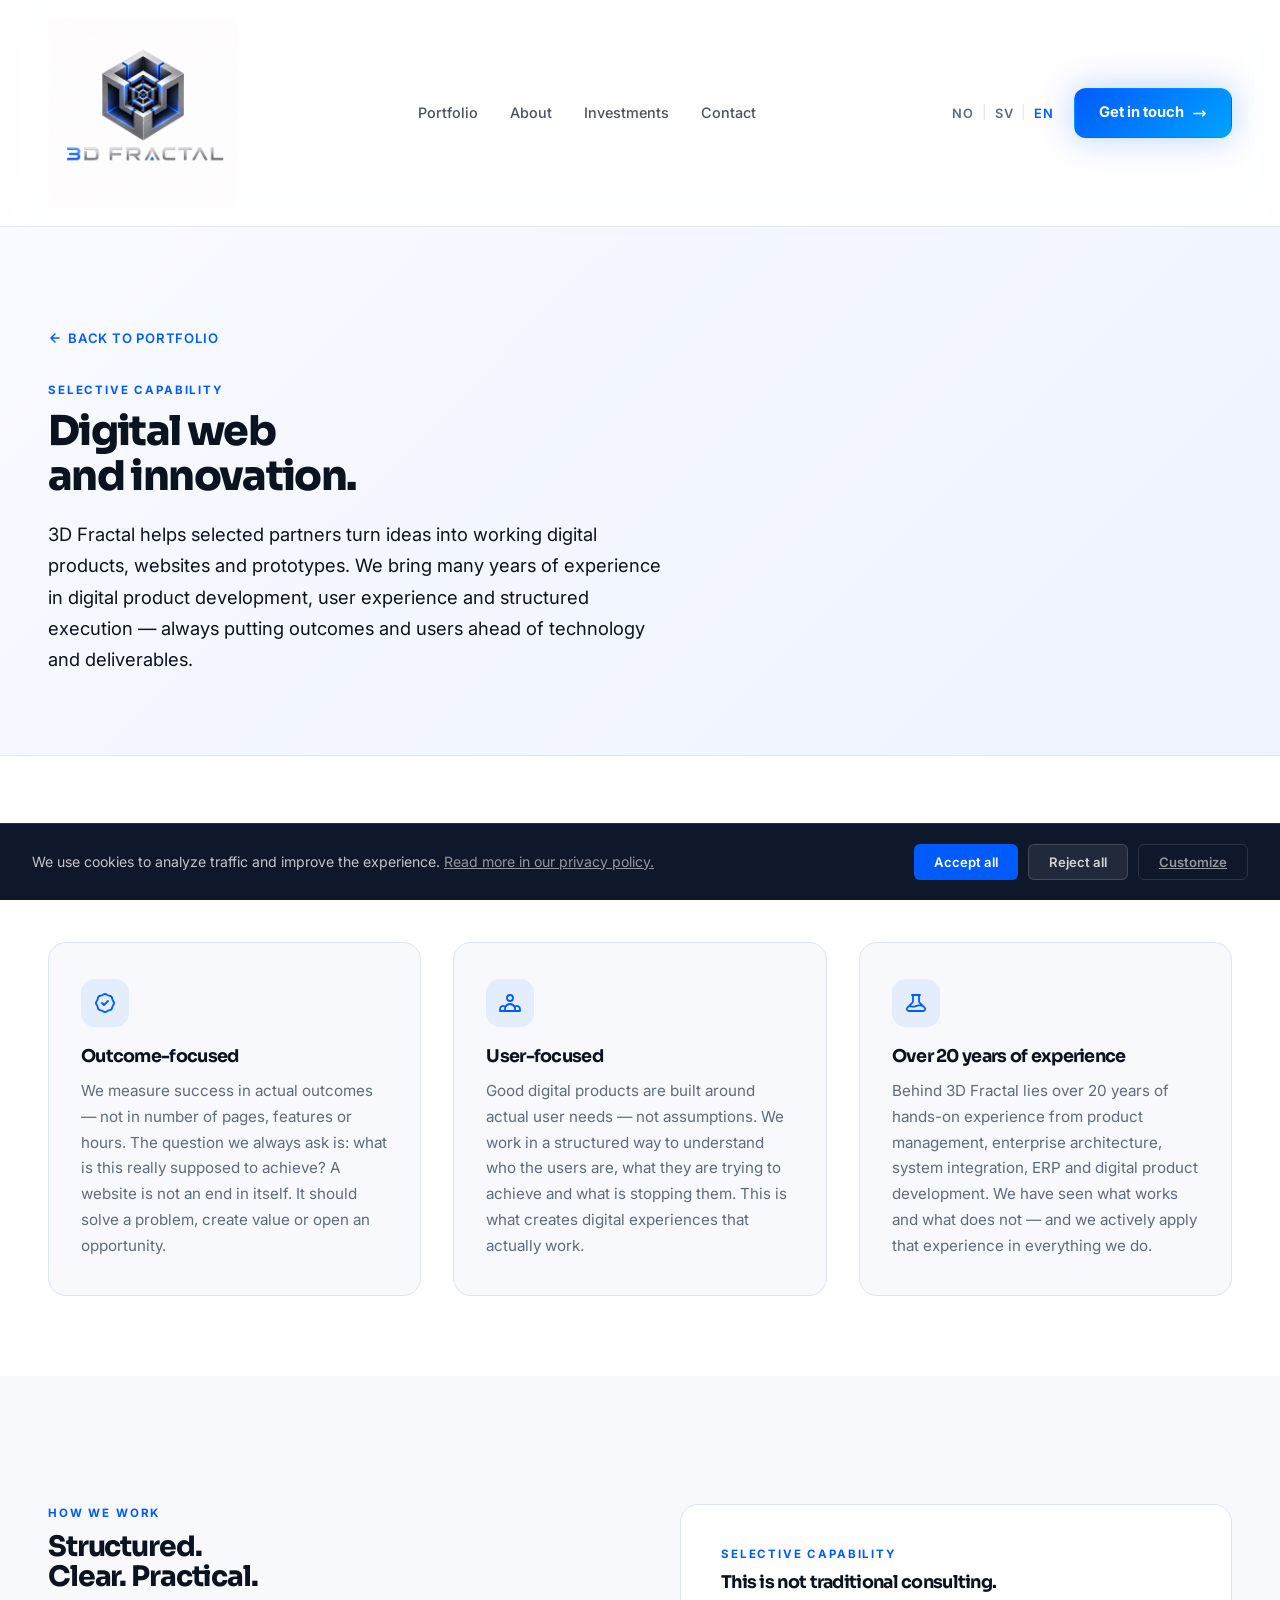
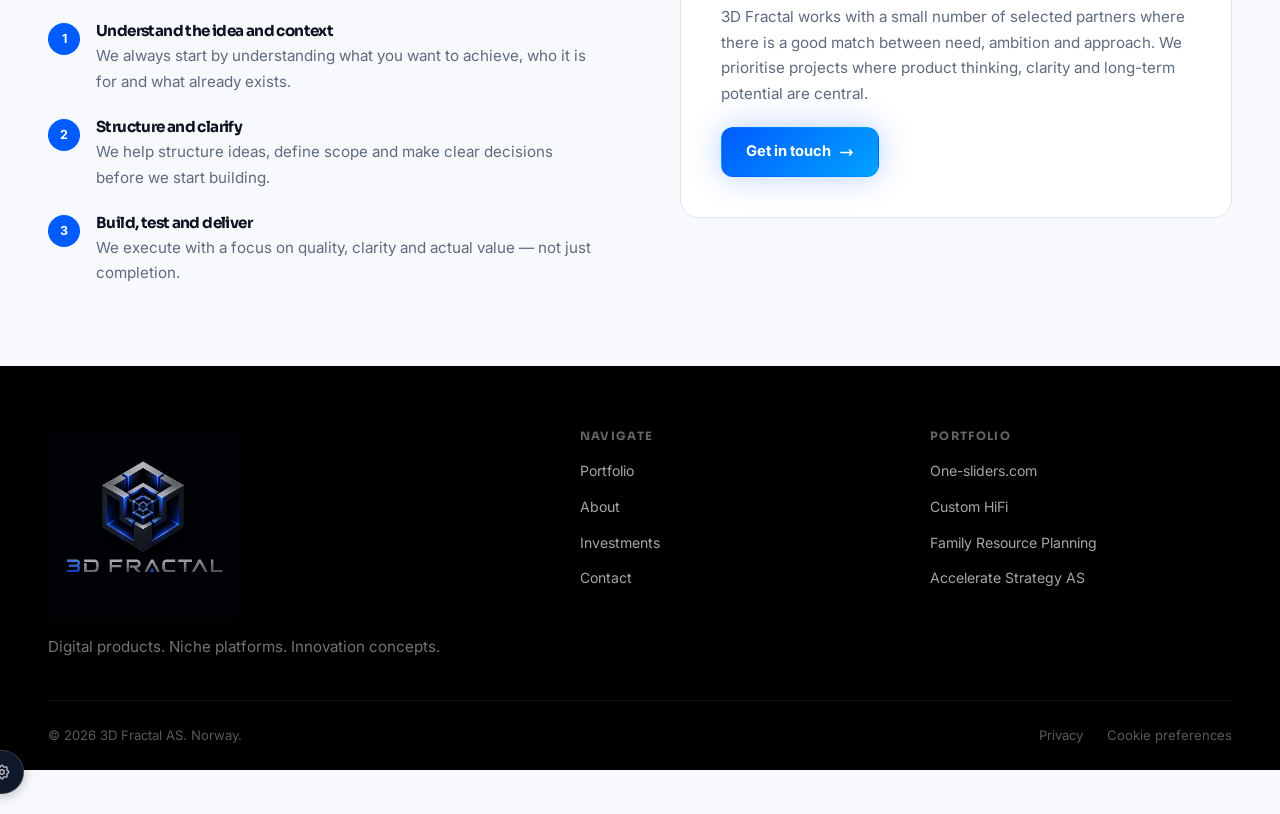
<file: digital-web.html>
<!DOCTYPE html>
<html lang="no" data-lang="no">
<head>
  <!-- Google tag (gtag.js) — Consent Mode v2 -->
  <script>
    window.dataLayer = window.dataLayer || [];
    function gtag(){dataLayer.push(arguments);}
    gtag('consent', 'default', {
      analytics_storage:  'denied',
      ad_storage:         'denied',
      ad_user_data:       'denied',
      ad_personalization: 'denied',
      wait_for_update:    500
    });
    try {
      var _sv = JSON.parse(localStorage.getItem('3df-consent'));
      if (_sv) gtag('consent', 'update', {
        analytics_storage:  _sv.analytics ? 'granted' : 'denied',
        ad_storage:         'denied',
        ad_user_data:       'denied',
        ad_personalization: 'denied'
      });
    } catch(e) {}
  </script>
  <script async src="https://www.googletagmanager.com/gtag/js?id=G-PKXDRMNHRP"></script>
  <script>
    gtag('js', new Date());
    gtag('config', 'G-PKXDRMNHRP');
  </script>
  <meta charset="UTF-8" />
  <meta name="viewport" content="width=device-width, initial-scale=1.0" />
  <title>Digital web og innovasjon — 3D Fractal</title>
  <meta name="description" content="3D Fractal hjelper utvalgte partnere med å gjøre ideer om til fungerende digitale produkter og nettsider — med fokus på utfall, brukere og strukturert gjennomføring." />
  <meta name="robots" content="index, follow" />
  <link rel="canonical" href="https://3dfractal.no/digital-web.html" />
  <meta property="og:type" content="website" />
  <meta property="og:site_name" content="3D Fractal" />
  <meta property="og:url" content="https://3dfractal.no/digital-web.html" />
  <meta property="og:title" content="Digital web og innovasjon — 3D Fractal" />
  <meta property="og:description" content="3D Fractal hjelper utvalgte partnere med å gjøre ideer om til fungerende digitale produkter og nettsider — med fokus på utfall, brukere og strukturert gjennomføring." />
  <meta property="og:image" content="https://3dfractal.no/images/hero-dashboard.jpg" />
  <meta name="twitter:card" content="summary_large_image" />
  <meta name="twitter:title" content="Digital web og innovasjon — 3D Fractal" />
  <meta name="twitter:description" content="3D Fractal hjelper utvalgte partnere med å gjøre ideer om til fungerende digitale produkter og nettsider — med fokus på utfall, brukere og strukturert gjennomføring." />
  <meta name="twitter:image" content="https://3dfractal.no/images/hero-dashboard.jpg" />
  <script>
    (function () {
      var saved = localStorage.getItem('3df-lang');
      if (saved) { document.documentElement.setAttribute('data-lang', saved); return; }
      var bl = (navigator.language || navigator.userLanguage || 'en').toLowerCase();
      var lang = 'en';
      if (bl === 'no' || bl.slice(0,3) === 'nb-' || bl.slice(0,3) === 'nn-' || bl.slice(0,2) === 'no') lang = 'no';
      else if (bl.slice(0,2) === 'sv') lang = 'sv';
      document.documentElement.setAttribute('data-lang', lang);
    })();
    try {
      var _cs = null;
      try { _cs = localStorage.getItem('3df-consent'); } catch(e) {}
      if (!_cs) { try { _cs = sessionStorage.getItem('3df-consent'); } catch(e) {} }
      if (!_cs) {
        var _cm = document.cookie.match('(^|;)\\s*3df-consent=([^;]+)');
        if (_cm) _cs = decodeURIComponent(_cm[2]);
      }
      if (_cs) {
        document.documentElement.setAttribute('data-consent', 'given');
        try { if (!localStorage.getItem('3df-consent')) localStorage.setItem('3df-consent', _cs); } catch(e) {}
        try { if (!sessionStorage.getItem('3df-consent')) sessionStorage.setItem('3df-consent', _cs); } catch(e) {}
      }
    } catch(e) {}
  </script>
  <link rel="icon" href="icons/favicon.ico" sizes="any">
  <link rel="icon" href="icons/favicon.svg" type="image/svg+xml">
  <link rel="apple-touch-icon" href="icons/apple-touch-icon.png">
  <link rel="manifest" href="icons/site.webmanifest">
  <meta name="theme-color" content="#0f172a">
  <link rel="stylesheet" href="css/style.css?v=5" />
  <link rel="stylesheet" href="css/new.css?v=6" />
  <link rel="stylesheet" href="css/cookie-consent.css?v=2" />
  <style>
    html:not([data-lang="no"]) .lang-no { display: none !important; }
    html:not([data-lang="sv"]) .lang-sv { display: none !important; }
    html:not([data-lang="en"]) .lang-en { display: none !important; }

    .lang-switcher { display: flex; align-items: center; gap: 4px; margin-left: 12px; }
    .lang-btn {
      background: none; border: none;
      font-family: var(--font-body, Inter, sans-serif);
      font-size: 0.8rem; font-weight: 600; letter-spacing: 0.06em;
      color: var(--color-text-muted, #64748b); cursor: pointer;
      padding: 2px 4px; border-radius: 4px; transition: color 0.15s;
    }
    .lang-btn.active, .lang-btn:hover { color: var(--color-primary, #005BFF); }
    .lang-sep { color: var(--color-border, #DDE5F0); font-size: 0.85rem; }
    .logo-img { height: 190px !important; width: auto !important; max-width: none !important; }

    /* Page-specific */
    .dw-hero {
      padding: 100px 0 80px;
      background: linear-gradient(135deg, #f8faff 0%, #eef3ff 100%);
      border-bottom: 1px solid var(--color-border);
    }
    .dw-hero .back-link {
      display: inline-flex; align-items: center; gap: 6px;
      font-size: 0.82rem; font-weight: 600; letter-spacing: 0.06em;
      text-transform: uppercase; color: var(--color-primary);
      margin-bottom: 32px; text-decoration: none;
      transition: opacity 0.2s;
    }
    .dw-hero .back-link:hover { opacity: 0.7; }
    .dw-hero h1 { margin-bottom: 20px; }
    .dw-hero .hero-lead {
      font-size: 1.15rem !important; color: var(--color-text) !important;
      max-width: 620px; line-height: 1.7 !important; font-weight: 400;
    }
    .dw-pillars {
      padding: 80px 0;
      background: #fff;
    }
    .dw-pillars-grid {
      display: grid;
      grid-template-columns: repeat(3, 1fr);
      gap: 32px;
      margin-top: 48px;
    }
    .dw-pillar {
      padding: 36px 32px;
      border: 1px solid var(--color-border);
      border-radius: var(--radius-md);
      background: var(--color-bg);
    }
    .dw-pillar-icon {
      width: 48px; height: 48px;
      border-radius: 14px;
      background: rgba(0,91,255,0.08);
      display: grid; place-items: center;
      color: var(--color-primary);
      margin-bottom: 20px;
    }
    .dw-pillar h3 { margin-bottom: 12px; }
    .dw-how {
      padding: 80px 0;
      background: var(--color-bg);
    }
    .dw-how-grid {
      display: grid;
      grid-template-columns: 1fr 1fr;
      gap: 80px;
      align-items: start;
      margin-top: 48px;
    }
    .dw-step-list {
      display: flex; flex-direction: column; gap: 24px;
    }
    .dw-step {
      display: flex; gap: 16px; align-items: flex-start;
    }
    .dw-step-num {
      width: 32px; height: 32px; border-radius: 50%;
      background: var(--color-primary); color: #fff;
      display: grid; place-items: center;
      font-size: 0.78rem; font-weight: 700; flex-shrink: 0;
    }
    .dw-step-body h4 { font-size: 0.95rem; font-weight: 700; margin-bottom: 4px; }
    .dw-cta-box {
      background: #fff;
      border: 1px solid var(--color-border);
      border-radius: var(--radius-md);
      padding: 40px;
    }
    .dw-cta-box h3 { margin-bottom: 12px; }
    .dw-cta-box .btn { margin-top: 20px; display: inline-flex; }

    @media (max-width: 900px) {
      .dw-pillars-grid { grid-template-columns: 1fr; }
      .dw-how-grid { grid-template-columns: 1fr; gap: 40px; }
      .logo-img { height: 44px !important; }
    }
    @media (max-width: 768px) {
      .dw-hero { padding: 60px 0 48px; }
      .logo-img { height: 38px !important; }
      .nav { padding: 10px 16px !important; gap: 12px !important; }

      /* Clip so carousel doesn't cause horizontal scroll */
      .dw-pillars { overflow: hidden; }

      /* Carousel */
      .dw-pillars-grid {
        display: flex !important;
        flex-wrap: nowrap !important;
        grid-template-columns: none !important;
        overflow-x: auto !important;
        overflow-y: visible !important;
        scroll-snap-type: x mandatory !important;
        -webkit-overflow-scrolling: touch;
        scrollbar-width: none;
        gap: 14px !important;
        margin-left: -24px !important;
        margin-right: -24px !important;
        padding-left: 24px !important;
        padding-right: 24px !important;
        padding-bottom: 16px !important;
        margin-top: 48px !important;
      }
      .dw-pillars-grid::-webkit-scrollbar { display: none; }
      .dw-pillar {
        flex: 0 0 calc(100vw - 48px) !important;
        width: calc(100vw - 48px) !important;
        min-width: 0 !important;
        scroll-snap-align: center !important;
      }
    }
  </style>
</head>
<body>

  <!-- ── NAV ──────────────────────────────────────────────────── -->
  <header class="site-header">
    <nav class="nav">
      <a href="index.html" class="logo">
        <img src="images/Logo 2.jpg" alt="3D Fractal" class="logo-img" />
      </a>
      <div class="nav-links">
        <a href="index.html#portfolio" class="lang-no">Portefølje</a>
        <a href="index.html#portfolio" class="lang-sv">Portfölj</a>
        <a href="index.html#portfolio" class="lang-en">Portfolio</a>
        <a href="index.html#about" class="lang-no">Om oss</a>
        <a href="index.html#about" class="lang-sv">Om oss</a>
        <a href="index.html#about" class="lang-en">About</a>
        <a href="index.html#investments" class="lang-no">Investeringer</a>
        <a href="index.html#investments" class="lang-sv">Investeringar</a>
        <a href="index.html#investments" class="lang-en">Investments</a>
        <a href="index.html#contact" class="lang-no">Kontakt</a>
        <a href="index.html#contact" class="lang-sv">Kontakt</a>
        <a href="index.html#contact" class="lang-en">Contact</a>
      </div>
      <div class="nav-end">
        <div class="lang-switcher">
          <button class="lang-btn" id="btnNo" onclick="setLang('no')">NO</button>
          <span class="lang-sep">|</span>
          <button class="lang-btn" id="btnSv" onclick="setLang('sv')">SV</button>
          <span class="lang-sep">|</span>
          <button class="lang-btn" id="btnEn" onclick="setLang('en')">EN</button>
          <button class="nav-toggle" id="navToggle" aria-label="Menu">
            <svg width="22" height="22" fill="none" viewBox="0 0 24 24" stroke="currentColor" stroke-width="2">
              <path stroke-linecap="round" stroke-linejoin="round" d="M4 6h16M4 12h16M4 18h16"/>
            </svg>
          </button>
        </div>
        <a href="index.html#contact" class="btn btn-primary nav-cta lang-no">
          Ta kontakt
          <svg width="15" height="15" fill="none" viewBox="0 0 24 24" stroke="currentColor" stroke-width="2.5">
            <path stroke-linecap="round" stroke-linejoin="round" d="M17 8l4 4m0 0l-4 4m4-4H3"/>
          </svg>
        </a>
        <a href="index.html#contact" class="btn btn-primary nav-cta lang-sv">
          Ta kontakt
          <svg width="15" height="15" fill="none" viewBox="0 0 24 24" stroke="currentColor" stroke-width="2.5">
            <path stroke-linecap="round" stroke-linejoin="round" d="M17 8l4 4m0 0l-4 4m4-4H3"/>
          </svg>
        </a>
        <a href="index.html#contact" class="btn btn-primary nav-cta lang-en">
          Get in touch
          <svg width="15" height="15" fill="none" viewBox="0 0 24 24" stroke="currentColor" stroke-width="2.5">
            <path stroke-linecap="round" stroke-linejoin="round" d="M17 8l4 4m0 0l-4 4m4-4H3"/>
          </svg>
        </a>
      </div>
    </nav>
  </header>


  <!-- ── HERO ─────────────────────────────────────────────────── -->
  <section class="dw-hero">
    <div class="container">

      <a href="index.html#portfolio" class="back-link lang-no">
        <svg width="14" height="14" fill="none" viewBox="0 0 24 24" stroke="currentColor" stroke-width="2.5"><path stroke-linecap="round" stroke-linejoin="round" d="M19 12H5M12 5l-7 7 7 7"/></svg>
        Tilbake til portefølje
      </a>
      <a href="index.html#portfolio" class="back-link lang-sv">
        <svg width="14" height="14" fill="none" viewBox="0 0 24 24" stroke="currentColor" stroke-width="2.5"><path stroke-linecap="round" stroke-linejoin="round" d="M19 12H5M12 5l-7 7 7 7"/></svg>
        Tillbaka till portfölj
      </a>
      <a href="index.html#portfolio" class="back-link lang-en">
        <svg width="14" height="14" fill="none" viewBox="0 0 24 24" stroke="currentColor" stroke-width="2.5"><path stroke-linecap="round" stroke-linejoin="round" d="M19 12H5M12 5l-7 7 7 7"/></svg>
        Back to portfolio
      </a>

      <span class="section-label lang-no">Selektiv kapabilitet</span>
      <span class="section-label lang-sv">Selektiv förmåga</span>
      <span class="section-label lang-en">Selective capability</span>

      <h1 class="lang-no">Digital web<br>og innovasjon.</h1>
      <h1 class="lang-sv">Digital webb<br>och innovation.</h1>
      <h1 class="lang-en">Digital web<br>and innovation.</h1>

      <p class="hero-lead lang-no">
        3D Fractal hjelper utvalgte partnere med å gjøre ideer om til fungerende digitale produkter, nettsider og prototyper. Vi bringer mange års erfaring fra digital produktutvikling, brukeropplevelse og strukturert gjennomføring — og setter alltid utfall og brukere foran teknologi og leveranser.
      </p>
      <p class="hero-lead lang-sv">
        3D Fractal hjälper utvalda partners att omvandla idéer till fungerande digitala produkter, webbplatser och prototyper. Vi tar med oss många års erfarenhet från digital produktutveckling, användarupplevelse och strukturerat genomförande — och sätter alltid utfall och användare före teknik och leveranser.
      </p>
      <p class="hero-lead lang-en">
        3D Fractal helps selected partners turn ideas into working digital products, websites and prototypes. We bring many years of experience in digital product development, user experience and structured execution — always putting outcomes and users ahead of technology and deliverables.
      </p>

    </div>
  </section>


  <!-- ── THREE PILLARS ────────────────────────────────────────── -->
  <section class="dw-pillars">
    <div class="container">

      <span class="section-label lang-no">Vår tilnærming</span>
      <span class="section-label lang-sv">Vårt angreppssätt</span>
      <span class="section-label lang-en">Our approach</span>

      <h2 class="lang-no">Det vi tror på.</h2>
      <h2 class="lang-sv">Det vi tror på.</h2>
      <h2 class="lang-en">What we believe in.</h2>

      <div class="carousel-wrapper">
        <button class="carousel-btn carousel-prev" onclick="dfCarouselPrev('pillarsGrid')" aria-label="Forrige">
          <svg width="18" height="18" fill="none" viewBox="0 0 24 24" stroke="currentColor" stroke-width="2.5"><path stroke-linecap="round" stroke-linejoin="round" d="M15 19l-7-7 7-7"/></svg>
        </button>
      <div class="dw-pillars-grid" id="pillarsGrid">

        <!-- Outcome focus -->
        <div class="dw-pillar">
          <div class="dw-pillar-icon">
            <svg width="24" height="24" fill="none" viewBox="0 0 24 24" stroke="currentColor" stroke-width="1.8">
              <path stroke-linecap="round" stroke-linejoin="round" d="M9 12l2 2 4-4M7.835 4.697a3.42 3.42 0 001.946-.806 3.42 3.42 0 014.438 0 3.42 3.42 0 001.946.806 3.42 3.42 0 013.138 3.138 3.42 3.42 0 00.806 1.946 3.42 3.42 0 010 4.438 3.42 3.42 0 00-.806 1.946 3.42 3.42 0 01-3.138 3.138 3.42 3.42 0 00-1.946.806 3.42 3.42 0 01-4.438 0 3.42 3.42 0 00-1.946-.806 3.42 3.42 0 01-3.138-3.138 3.42 3.42 0 00-.806-1.946 3.42 3.42 0 010-4.438 3.42 3.42 0 00.806-1.946 3.42 3.42 0 013.138-3.138z"/>
            </svg>
          </div>
          <h3 class="lang-no">Resultatorientert</h3>
          <h3 class="lang-sv">Resultatorienterat</h3>
          <h3 class="lang-en">Outcome-focused</h3>
          <p class="lang-no">Vi måler suksess i faktiske resultater — ikke i antall sider, features eller timer. Spørsmålet vi alltid stiller er: hva skal dette egentlig oppnå? En nettside er ikke et mål i seg selv. Den skal løse et problem, skape verdi eller åpne en mulighet.</p>
          <p class="lang-sv">Vi mäter framgång i faktiska resultat — inte i antal sidor, funktioner eller timmar. Frågan vi alltid ställer är: vad ska detta egentligen uppnå? En webbplats är inte ett mål i sig. Den ska lösa ett problem, skapa värde eller öppna en möjlighet.</p>
          <p class="lang-en">We measure success in actual outcomes — not in number of pages, features or hours. The question we always ask is: what is this really supposed to achieve? A website is not an end in itself. It should solve a problem, create value or open an opportunity.</p>
        </div>

        <!-- User focus -->
        <div class="dw-pillar">
          <div class="dw-pillar-icon">
            <svg width="24" height="24" fill="none" viewBox="0 0 24 24" stroke="currentColor" stroke-width="1.8">
              <path stroke-linecap="round" stroke-linejoin="round" d="M17 20h5v-2a3 3 0 00-5.356-1.857M17 20H7m10 0v-2c0-.656-.126-1.283-.356-1.857M7 20H2v-2a3 3 0 015.356-1.857M7 20v-2c0-.656.126-1.283.356-1.857m0 0a5.002 5.002 0 019.288 0M15 7a3 3 0 11-6 0 3 3 0 016 0z"/>
            </svg>
          </div>
          <h3 class="lang-no">Brukerfokusert</h3>
          <h3 class="lang-sv">Användarfokuserat</h3>
          <h3 class="lang-en">User-focused</h3>
          <p class="lang-no">Gode digitale produkter er bygget rundt faktiske brukerbehov — ikke antakelser. Vi jobber strukturert med å forstå hvem brukerne er, hva de prøver å oppnå og hva som hindrer dem. Det er dette som skaper digitale opplevelser som faktisk fungerer.</p>
          <p class="lang-sv">Bra digitala produkter är byggda kring faktiska användarbehov — inte antaganden. Vi arbetar strukturerat med att förstå vilka användarna är, vad de försöker uppnå och vad som hindrar dem. Det är detta som skapar digitala upplevelser som faktiskt fungerar.</p>
          <p class="lang-en">Good digital products are built around actual user needs — not assumptions. We work in a structured way to understand who the users are, what they are trying to achieve and what is stopping them. This is what creates digital experiences that actually work.</p>
        </div>

        <!-- Experience -->
        <div class="dw-pillar">
          <div class="dw-pillar-icon">
            <svg width="24" height="24" fill="none" viewBox="0 0 24 24" stroke="currentColor" stroke-width="1.8">
              <path stroke-linecap="round" stroke-linejoin="round" d="M19.428 15.428a2 2 0 00-1.022-.547l-2.387-.477a6 6 0 00-3.86.517l-.318.158a6 6 0 01-3.86.517L6.05 15.21a2 2 0 00-1.806.547M8 4h8l-1 1v5.172a2 2 0 00.586 1.414l5 5c1.26 1.26.367 3.414-1.415 3.414H4.828c-1.782 0-2.674-2.154-1.414-3.414l5-5A2 2 0 009 10.172V5L8 4z"/>
            </svg>
          </div>
          <h3 class="lang-no">Over 20 års erfaring</h3>
          <h3 class="lang-sv">Över 20 års erfarenhet</h3>
          <h3 class="lang-en">Over 20 years of experience</h3>
          <p class="lang-no">Bak 3D Fractal ligger over 20 års praktisk erfaring fra produktledelse, enterprise-arkitektur, systemintegrasjon, ERP og digital produktutvikling. Vi har sett hva som fungerer og hva som ikke gjør det — og vi bruker den erfaringen aktivt i alt vi gjør.</p>
          <p class="lang-sv">Bakom 3D Fractal finns över 20 års praktisk erfarenhet från produktledning, enterprise-arkitektur, systemintegration, ERP och digital produktutveckling. Vi har sett vad som fungerar och vad som inte gör det — och vi använder den erfarenheten aktivt i allt vi gör.</p>
          <p class="lang-en">Behind 3D Fractal lies over 20 years of hands-on experience from product management, enterprise architecture, system integration, ERP and digital product development. We have seen what works and what does not — and we actively apply that experience in everything we do.</p>
        </div>

      </div>
        <button class="carousel-btn carousel-next" onclick="dfCarouselNext('pillarsGrid')" aria-label="Neste">
          <svg width="18" height="18" fill="none" viewBox="0 0 24 24" stroke="currentColor" stroke-width="2.5"><path stroke-linecap="round" stroke-linejoin="round" d="M9 5l7 7-7 7"/></svg>
        </button>
        <div class="carousel-dots" id="pillarsDots">
          <span class="carousel-dot active"></span>
          <span class="carousel-dot"></span>
          <span class="carousel-dot"></span>
        </div>
      </div><!-- /carousel-wrapper -->
    </div>
  </section>


  <!-- ── HOW WE WORK + CTA ─────────────────────────────────────── -->
  <section class="dw-how">
    <div class="container">
      <div class="dw-how-grid">

        <div>
          <span class="section-label lang-no">Hvordan vi jobber</span>
          <span class="section-label lang-sv">Hur vi arbetar</span>
          <span class="section-label lang-en">How we work</span>
          <h2 class="lang-no">Strukturert.<br>Tydelig. Praktisk.</h2>
          <h2 class="lang-sv">Strukturerat.<br>Tydligt. Praktiskt.</h2>
          <h2 class="lang-en">Structured.<br>Clear. Practical.</h2>

          <div class="dw-step-list" style="margin-top: 32px;">
            <div class="dw-step">
              <div class="dw-step-num">1</div>
              <div class="dw-step-body">
                <h4 class="lang-no">Forstå ideen og konteksten</h4>
                <h4 class="lang-sv">Förstå idén och kontexten</h4>
                <h4 class="lang-en">Understand the idea and context</h4>
                <p class="lang-no">Vi starter alltid med å forstå hva du ønsker å oppnå, hvem det er for og hva som finnes fra før.</p>
                <p class="lang-sv">Vi börjar alltid med att förstå vad du vill uppnå, vem det är för och vad som redan finns.</p>
                <p class="lang-en">We always start by understanding what you want to achieve, who it is for and what already exists.</p>
              </div>
            </div>
            <div class="dw-step">
              <div class="dw-step-num">2</div>
              <div class="dw-step-body">
                <h4 class="lang-no">Strukturer og tydeliggjør</h4>
                <h4 class="lang-sv">Strukturera och tydliggör</h4>
                <h4 class="lang-en">Structure and clarify</h4>
                <p class="lang-no">Vi hjelper med å strukturere ideer, definere omfang og ta tydelige beslutninger før vi begynner å bygge.</p>
                <p class="lang-sv">Vi hjälper till att strukturera idéer, definiera omfattning och fatta tydliga beslut innan vi börjar bygga.</p>
                <p class="lang-en">We help structure ideas, define scope and make clear decisions before we start building.</p>
              </div>
            </div>
            <div class="dw-step">
              <div class="dw-step-num">3</div>
              <div class="dw-step-body">
                <h4 class="lang-no">Bygg, test og lever</h4>
                <h4 class="lang-sv">Bygg, testa och leverera</h4>
                <h4 class="lang-en">Build, test and deliver</h4>
                <p class="lang-no">Vi gjennomfører med fokus på kvalitet, tydelighet og faktisk verdi — ikke bare ferdigstillelse.</p>
                <p class="lang-sv">Vi genomför med fokus på kvalitet, tydlighet och faktiskt värde — inte bara färdigställande.</p>
                <p class="lang-en">We execute with a focus on quality, clarity and actual value — not just completion.</p>
              </div>
            </div>
          </div>
        </div>

        <div class="dw-cta-box">
          <span class="section-label lang-no">Selektiv kapabilitet</span>
          <span class="section-label lang-sv">Selektiv förmåga</span>
          <span class="section-label lang-en">Selective capability</span>
          <h3 class="lang-no">Dette er ikke tradisjonell konsulentvirksomhet.</h3>
          <h3 class="lang-sv">Detta är inte traditionell konsultverksamhet.</h3>
          <h3 class="lang-en">This is not traditional consulting.</h3>
          <p class="lang-no">3D Fractal jobber med et lite antall utvalgte partnere der det er god match mellom behov, ambisjon og tilnærming. Vi prioriterer prosjekter der produkttenkning, tydelighet og langsiktig potensial er sentralt.</p>
          <p class="lang-sv">3D Fractal arbetar med ett litet antal utvalda partners där det finns god matchning mellan behov, ambition och angreppssätt. Vi prioriterar projekt där produkttänkande, tydlighet och långsiktigt potential är centralt.</p>
          <p class="lang-en">3D Fractal works with a small number of selected partners where there is a good match between need, ambition and approach. We prioritise projects where product thinking, clarity and long-term potential are central.</p>
          <a href="index.html#contact" class="btn btn-primary lang-no">
            Ta kontakt
            <svg width="15" height="15" fill="none" viewBox="0 0 24 24" stroke="currentColor" stroke-width="2.5">
              <path stroke-linecap="round" stroke-linejoin="round" d="M17 8l4 4m0 0l-4 4m4-4H3"/>
            </svg>
          </a>
          <a href="index.html#contact" class="btn btn-primary lang-sv">
            Ta kontakt
            <svg width="15" height="15" fill="none" viewBox="0 0 24 24" stroke="currentColor" stroke-width="2.5">
              <path stroke-linecap="round" stroke-linejoin="round" d="M17 8l4 4m0 0l-4 4m4-4H3"/>
            </svg>
          </a>
          <a href="index.html#contact" class="btn btn-primary lang-en">
            Get in touch
            <svg width="15" height="15" fill="none" viewBox="0 0 24 24" stroke="currentColor" stroke-width="2.5">
              <path stroke-linecap="round" stroke-linejoin="round" d="M17 8l4 4m0 0l-4 4m4-4H3"/>
            </svg>
          </a>
        </div>

      </div>
    </div>
  </section>


  <!-- ── FOOTER ────────────────────────────────────────────────── -->
  <footer class="site-footer">
    <div class="container">
      <div class="footer-simple">
        <div class="footer-brand">
          <a href="index.html" class="logo">
            <img src="images/logo 3.png" alt="3D Fractal" class="logo-img logo-img--footer" />
          </a>
          <p class="footer-tagline lang-no">Digitale produkter. Nisjeplattformer. Innovasjonskonsepter.</p>
          <p class="footer-tagline lang-sv">Digitala produkter. Nischplattformar. Innovationskoncept.</p>
          <p class="footer-tagline lang-en">Digital products. Niche platforms. Innovation concepts.</p>
        </div>
        <div class="footer-links-col">
          <h4 class="lang-no">Naviger</h4>
          <h4 class="lang-sv">Navigera</h4>
          <h4 class="lang-en">Navigate</h4>
          <ul>
            <li>
              <a href="index.html#portfolio" class="lang-no">Portefølje</a>
              <a href="index.html#portfolio" class="lang-sv">Portfölj</a>
              <a href="index.html#portfolio" class="lang-en">Portfolio</a>
            </li>
            <li>
              <a href="index.html#about" class="lang-no">Om oss</a>
              <a href="index.html#about" class="lang-sv">Om oss</a>
              <a href="index.html#about" class="lang-en">About</a>
            </li>
            <li>
              <a href="index.html#investments" class="lang-no">Investeringer</a>
              <a href="index.html#investments" class="lang-sv">Investeringar</a>
              <a href="index.html#investments" class="lang-en">Investments</a>
            </li>
            <li>
              <a href="index.html#contact" class="lang-no">Kontakt</a>
              <a href="index.html#contact" class="lang-sv">Kontakt</a>
              <a href="index.html#contact" class="lang-en">Contact</a>
            </li>
          </ul>
        </div>
        <div class="footer-links-col">
          <h4 class="lang-no">Portefølje</h4>
          <h4 class="lang-sv">Portfölj</h4>
          <h4 class="lang-en">Portfolio</h4>
          <ul>
            <li><a href="https://one-sliders.com" target="_blank" rel="noopener">One-sliders.com</a></li>
            <li><a href="index.html#portfolio">Custom HiFi</a></li>
            <li>
              <a href="index.html#portfolio" class="lang-no">Familieressursplanlegging</a>
              <a href="index.html#portfolio" class="lang-sv">Familjeresursplanering</a>
              <a href="index.html#portfolio" class="lang-en">Family Resource Planning</a>
            </li>
            <li><a href="https://accelerate-iver.com/no/" target="_blank" rel="noopener">Accelerate Strategy AS</a></li>
          </ul>
        </div>
      </div>
      <div class="footer-bottom">
        <span class="lang-no">© 2026 3D Fractal AS. Norge.</span>
        <span class="lang-sv">© 2026 3D Fractal AS. Norge.</span>
        <span class="lang-en">© 2026 3D Fractal AS. Norway.</span>
        <div class="footer-bottom-links">
          <a href="privacy.html" class="lang-no">Personvern</a>
          <a href="privacy.html" class="lang-sv">Integritet</a>
          <a href="privacy.html" class="lang-en">Privacy</a>
          <a href="#" onclick="dfConsent.openPreferences();return false;" class="lang-no">Endre samtykke</a>
          <a href="#" onclick="dfConsent.openPreferences();return false;" class="lang-sv">Ändra samtycke</a>
          <a href="#" onclick="dfConsent.openPreferences();return false;" class="lang-en">Cookie preferences</a>
        </div>
      </div>
    </div>
  </footer>

  <!-- ── COOKIE PREFERENCES BUTTON ──────────────────────────── -->
  <button class="cookie-pref-btn lang-no" onclick="dfConsent.openPreferences()" data-tooltip="Endre samtykke" aria-label="Endre samtykke">
    <svg width="18" height="18" fill="none" viewBox="0 0 24 24" stroke="currentColor" stroke-width="1.8"><path stroke-linecap="round" stroke-linejoin="round" d="M10.325 4.317c.426-1.756 2.924-1.756 3.35 0a1.724 1.724 0 002.573 1.066c1.543-.94 3.31.826 2.37 2.37a1.724 1.724 0 001.065 2.572c1.756.426 1.756 2.924 0 3.35a1.724 1.724 0 00-1.066 2.573c.94 1.543-.826 3.31-2.37 2.37a1.724 1.724 0 00-2.572 1.065c-.426 1.756-2.924 1.756-3.35 0a1.724 1.724 0 00-2.573-1.066c-1.543.94-3.31-.826-2.37-2.37a1.724 1.724 0 00-1.065-2.572c-1.756-.426-1.756-2.924 0-3.35a1.724 1.724 0 001.066-2.573c-.94-1.543.826-3.31 2.37-2.37.996.608 2.296.07 2.572-1.065z"/><circle cx="12" cy="12" r="3"/></svg>
  </button>
  <button class="cookie-pref-btn lang-sv" onclick="dfConsent.openPreferences()" data-tooltip="Ändra samtycke" aria-label="Ändra samtycke">
    <svg width="18" height="18" fill="none" viewBox="0 0 24 24" stroke="currentColor" stroke-width="1.8"><path stroke-linecap="round" stroke-linejoin="round" d="M10.325 4.317c.426-1.756 2.924-1.756 3.35 0a1.724 1.724 0 002.573 1.066c1.543-.94 3.31.826 2.37 2.37a1.724 1.724 0 001.065 2.572c1.756.426 1.756 2.924 0 3.35a1.724 1.724 0 00-1.066 2.573c.94 1.543-.826 3.31-2.37 2.37a1.724 1.724 0 00-2.572 1.065c-.426 1.756-2.924 1.756-3.35 0a1.724 1.724 0 00-2.573-1.066c-1.543.94-3.31-.826-2.37-2.37a1.724 1.724 0 00-1.065-2.572c-1.756-.426-1.756-2.924 0-3.35a1.724 1.724 0 001.066-2.573c-.94-1.543.826-3.31 2.37-2.37.996.608 2.296.07 2.572-1.065z"/><circle cx="12" cy="12" r="3"/></svg>
  </button>
  <button class="cookie-pref-btn lang-en" onclick="dfConsent.openPreferences()" data-tooltip="Cookie preferences" aria-label="Cookie preferences">
    <svg width="18" height="18" fill="none" viewBox="0 0 24 24" stroke="currentColor" stroke-width="1.8"><path stroke-linecap="round" stroke-linejoin="round" d="M10.325 4.317c.426-1.756 2.924-1.756 3.35 0a1.724 1.724 0 002.573 1.066c1.543-.94 3.31.826 2.37 2.37a1.724 1.724 0 001.065 2.572c1.756.426 1.756 2.924 0 3.35a1.724 1.724 0 00-1.066 2.573c.94 1.543-.826 3.31-2.37 2.37a1.724 1.724 0 00-2.572 1.065c-.426 1.756-2.924 1.756-3.35 0a1.724 1.724 0 00-2.573-1.066c-1.543.94-3.31-.826-2.37-2.37a1.724 1.724 0 00-1.065-2.572c-1.756-.426-1.756-2.924 0-3.35a1.724 1.724 0 001.066-2.573c-.94-1.543.826-3.31 2.37-2.37.996.608 2.296.07 2.572-1.065z"/><circle cx="12" cy="12" r="3"/></svg>
  </button>

  <!-- ── COOKIE CONSENT BANNER ───────────────────────────────── -->
  <div id="cookieBanner" class="cookie-banner">
    <div class="cookie-banner-main">
      <div class="cookie-text">
        <p class="lang-no">Vi bruker informasjonskapsler for å analysere trafikk og forbedre opplevelsen. <a href="privacy.html">Les mer i vår personvernerklæring.</a></p>
        <p class="lang-sv">Vi använder cookies för att analysera trafik och förbättra upplevelsen. <a href="privacy.html">Läs mer i vår integritetspolicy.</a></p>
        <p class="lang-en">We use cookies to analyze traffic and improve the experience. <a href="privacy.html">Read more in our privacy policy.</a></p>
      </div>
      <div class="cookie-actions">
        <button class="cookie-btn cookie-btn--accept" onclick="dfConsent.acceptAll()">
          <span class="lang-no">Godta alle</span><span class="lang-sv">Acceptera alla</span><span class="lang-en">Accept all</span>
        </button>
        <button class="cookie-btn cookie-btn--reject" onclick="dfConsent.rejectAll()">
          <span class="lang-no">Avvis alle</span><span class="lang-sv">Avvisa alla</span><span class="lang-en">Reject all</span>
        </button>
        <button class="cookie-btn cookie-btn--custom" onclick="dfConsent.customize()">
          <span class="lang-no">Tilpass</span><span class="lang-sv">Anpassa</span><span class="lang-en">Customize</span>
        </button>
      </div>
    </div>
    <div id="cookieCustomizePanel" class="cookie-customize-panel" style="display:none;">
      <div class="cookie-toggle-row">
        <div class="cookie-toggle-info">
          <strong class="lang-no">Nødvendige</strong><strong class="lang-sv">Nödvändiga</strong><strong class="lang-en">Necessary</strong>
          <span class="lang-no">Kreves for at siden skal fungere. Kan ikke deaktiveres.</span>
          <span class="lang-sv">Krävs för att sidan ska fungera. Kan inte inaktiveras.</span>
          <span class="lang-en">Required for the site to function. Cannot be disabled.</span>
        </div>
        <label class="cookie-toggle"><input type="checkbox" checked disabled /><span class="cookie-toggle-slider"></span></label>
      </div>
      <div class="cookie-toggle-row">
        <div class="cookie-toggle-info">
          <strong class="lang-no">Analyse (Google Analytics)</strong><strong class="lang-sv">Analys (Google Analytics)</strong><strong class="lang-en">Analytics (Google Analytics)</strong>
          <span class="lang-no">Hjelper oss forstå hvordan siden brukes, anonymt.</span>
          <span class="lang-sv">Hjälper oss förstå hur sidan används, anonymt.</span>
          <span class="lang-en">Helps us understand how the site is used, anonymously.</span>
        </div>
        <label class="cookie-toggle"><input type="checkbox" id="consentAnalytics" /><span class="cookie-toggle-slider"></span></label>
      </div>
      <div class="cookie-customize-save">
        <button class="cookie-btn cookie-btn--accept" onclick="dfConsent.saveCustom()">
          <span class="lang-no">Lagre valg</span><span class="lang-sv">Spara val</span><span class="lang-en">Save preferences</span>
        </button>
      </div>
    </div>
  </div>

  <script src="js/main.js"></script>
  <script src="js/cookie-consent.js?v=4"></script>
  <script>
    var _titles = {
      no: 'Digital web og innovasjon — 3D Fractal',
      sv: 'Digital webb och innovation — 3D Fractal',
      en: 'Digital web and innovation — 3D Fractal'
    };
    var _descs = {
      no: '3D Fractal hjelper utvalgte partnere med å gjøre ideer om til fungerende digitale produkter og nettsider — med fokus på utfall, brukere og strukturert gjennomføring.',
      sv: '3D Fractal hjälper utvalda partners att omvandla idéer till fungerande digitala produkter och webbplatser — med fokus på utfall, användare och strukturerat genomförande.',
      en: '3D Fractal helps selected partners turn ideas into working digital products and websites — with a focus on outcomes, users and structured execution.'
    };

    function _setMeta(selector, attr, value) {
      var el = document.querySelector(selector);
      if (el) el.setAttribute(attr, value);
    }

    function setLang(lang) {
      document.documentElement.setAttribute('data-lang', lang);
      document.documentElement.setAttribute('lang', lang === 'no' ? 'no' : lang === 'sv' ? 'sv' : 'en');
      var t = _titles[lang] || _titles.no;
      var d = _descs[lang] || _descs.no;
      document.title = t;
      _setMeta('meta[name="description"]', 'content', d);
      _setMeta('meta[property="og:title"]', 'content', t);
      _setMeta('meta[property="og:description"]', 'content', d);
      _setMeta('meta[name="twitter:title"]', 'content', t);
      _setMeta('meta[name="twitter:description"]', 'content', d);
      localStorage.setItem('3df-lang', lang);
      ['no','sv','en'].forEach(function(l) {
        document.getElementById('btn' + l.charAt(0).toUpperCase() + l.slice(1)).classList.toggle('active', l === lang);
      });
    }
    (function () {
      var lang = document.documentElement.getAttribute('data-lang') || 'no';
      setLang(lang);
    })();

    function dfCarouselNext(id) {
      var el = document.getElementById(id);
      var card = el && el.firstElementChild;
      if (!card) return;
      el.scrollBy({ left: card.offsetWidth + 14, behavior: 'smooth' });
    }
    function dfCarouselPrev(id) {
      var el = document.getElementById(id);
      var card = el && el.firstElementChild;
      if (!card) return;
      el.scrollBy({ left: -(card.offsetWidth + 14), behavior: 'smooth' });
    }
    (function () {
      var grid = document.getElementById('pillarsGrid');
      var dotsEl = document.getElementById('pillarsDots');
      if (!grid || !dotsEl) return;
      var dots = dotsEl.querySelectorAll('.carousel-dot');
      dots.forEach(function(dot, i) {
        dot.addEventListener('click', function() {
          var card = grid.firstElementChild;
          if (!card) return;
          grid.scrollTo({ left: i * (card.offsetWidth + 14), behavior: 'smooth' });
        });
      });
      grid.addEventListener('scroll', function() {
        var card = grid.firstElementChild;
        if (!card) return;
        var idx = Math.round(grid.scrollLeft / (card.offsetWidth + 14));
        dots.forEach(function(d, i) { d.classList.toggle('active', i === idx); });
      }, { passive: true });
    })();
  </script>
</body>
</html>
</file>
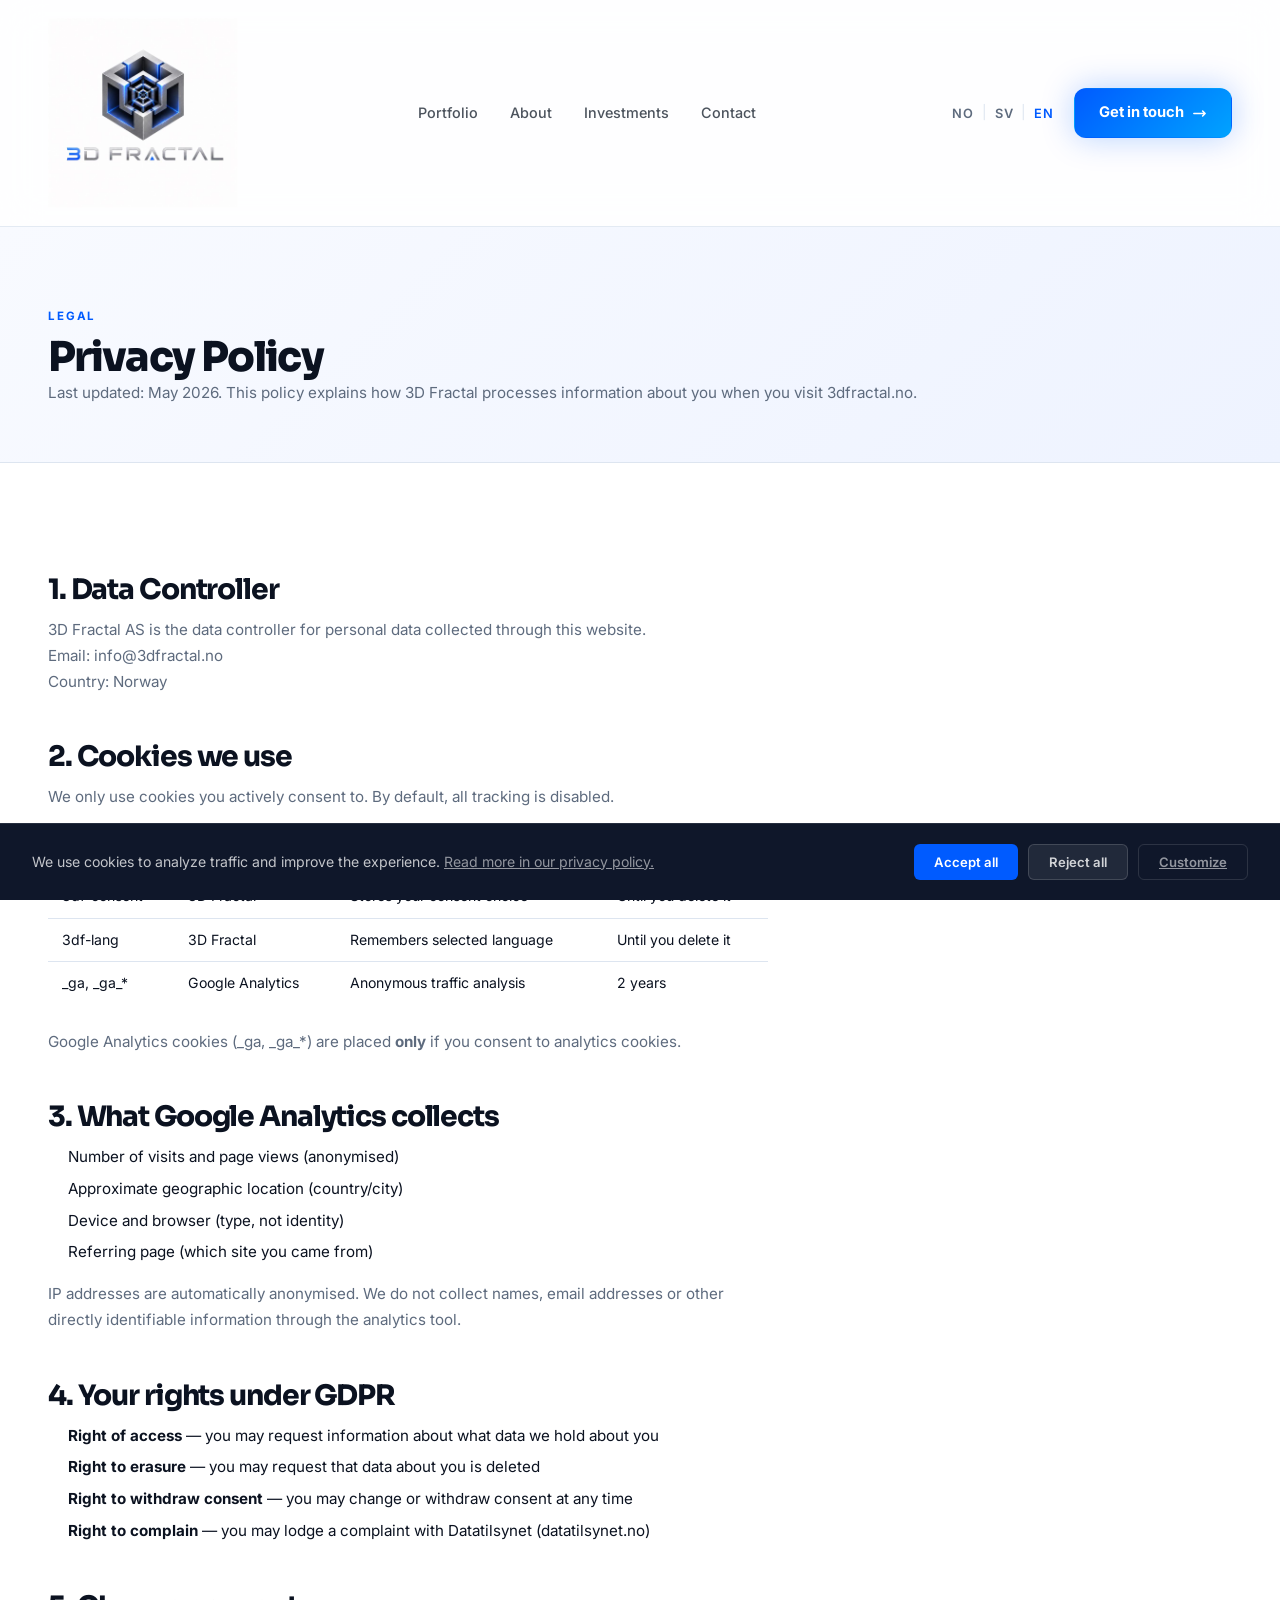
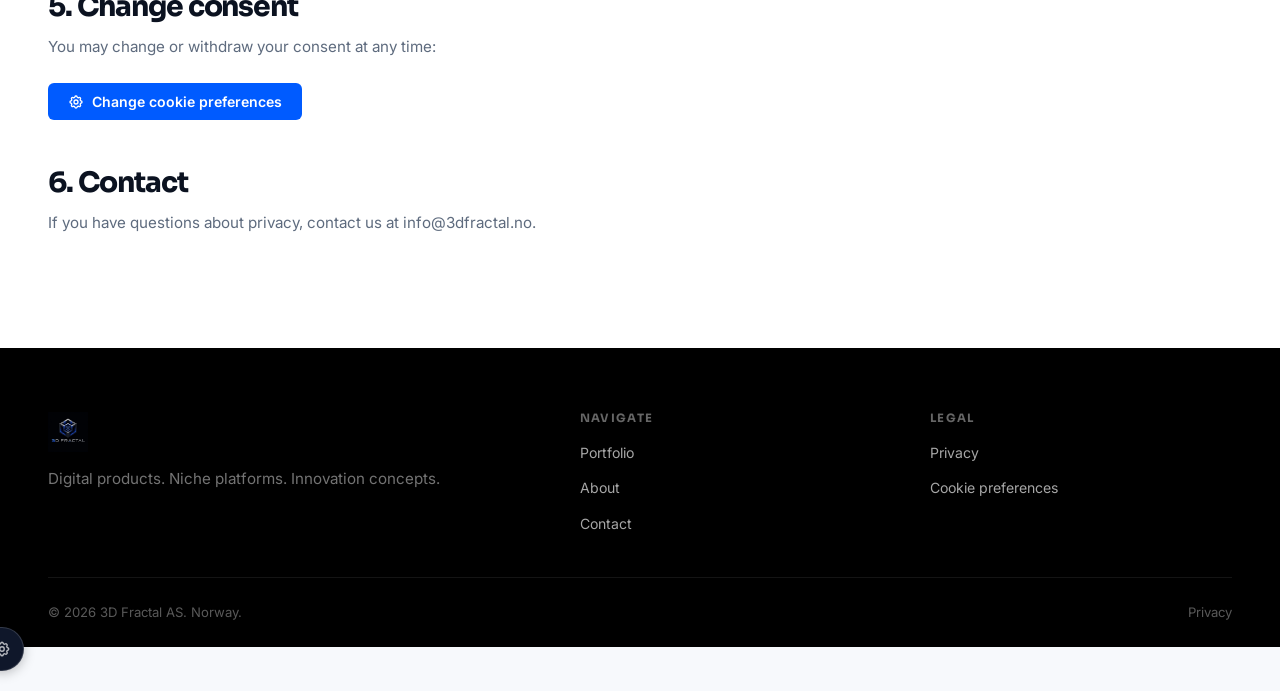
<file: privacy.html>
<!DOCTYPE html>
<html lang="no" data-lang="no">
<head>
  <!-- Google tag (gtag.js) — Consent Mode v2 -->
  <script>
    window.dataLayer = window.dataLayer || [];
    function gtag(){dataLayer.push(arguments);}
    gtag('consent', 'default', {
      analytics_storage:  'denied',
      ad_storage:         'denied',
      ad_user_data:       'denied',
      ad_personalization: 'denied',
      wait_for_update:    500
    });
    try {
      var _sv = JSON.parse(localStorage.getItem('3df-consent'));
      if (_sv) gtag('consent', 'update', {
        analytics_storage:  _sv.analytics ? 'granted' : 'denied',
        ad_storage:         'denied',
        ad_user_data:       'denied',
        ad_personalization: 'denied'
      });
    } catch(e) {}
  </script>
  <script async src="https://www.googletagmanager.com/gtag/js?id=G-PKXDRMNHRP"></script>
  <script>
    gtag('js', new Date());
    gtag('config', 'G-PKXDRMNHRP');
  </script>
  <meta charset="UTF-8" />
  <meta name="viewport" content="width=device-width, initial-scale=1.0" />
  <title class="lang-no">Personvernerklæring — 3D Fractal</title>
  <title class="lang-sv">Integritetspolicy — 3D Fractal</title>
  <title class="lang-en">Privacy Policy — 3D Fractal</title>
  <title>Personvernerklæring — 3D Fractal</title>
  <meta name="description" content="Personvernerklæring for 3D Fractal. Informasjon om hvilke informasjonskapsler vi bruker og dine rettigheter under GDPR." />
  <meta name="robots" content="index, follow" />
  <link rel="canonical" href="https://3dfractal.no/privacy.html" />
  <script>
    (function () {
      var saved = localStorage.getItem('3df-lang');
      if (saved) { document.documentElement.setAttribute('data-lang', saved); return; }
      var bl = (navigator.language || navigator.userLanguage || 'en').toLowerCase();
      var lang = 'en';
      if (bl === 'no' || bl.slice(0,3) === 'nb-' || bl.slice(0,3) === 'nn-' || bl.slice(0,2) === 'no') lang = 'no';
      else if (bl.slice(0,2) === 'sv') lang = 'sv';
      document.documentElement.setAttribute('data-lang', lang);
    })();
  </script>
  <link rel="icon" href="icons/favicon.ico" sizes="any">
  <link rel="icon" href="icons/favicon.svg" type="image/svg+xml">
  <link rel="apple-touch-icon" href="icons/apple-touch-icon.png">
  <link rel="manifest" href="icons/site.webmanifest">
  <meta name="theme-color" content="#0f172a">
  <link rel="stylesheet" href="css/style.css?v=5" />
  <link rel="stylesheet" href="css/new.css?v=6" />
  <link rel="stylesheet" href="css/cookie-consent.css?v=2" />
  <style>
    html:not([data-lang="no"]) .lang-no { display: none !important; }
    html:not([data-lang="sv"]) .lang-sv { display: none !important; }
    html:not([data-lang="en"]) .lang-en { display: none !important; }

    .lang-switcher { display: flex; align-items: center; gap: 4px; margin-left: 12px; }
    .lang-btn {
      background: none; border: none;
      font-family: var(--font-body, Inter, sans-serif);
      font-size: 0.8rem; font-weight: 600; letter-spacing: 0.06em;
      color: var(--color-text-muted, #64748b); cursor: pointer;
      padding: 2px 4px; border-radius: 4px; transition: color 0.15s;
    }
    .lang-btn.active, .lang-btn:hover { color: var(--color-primary, #005BFF); }
    .lang-sep { color: var(--color-border, #DDE5F0); font-size: 0.85rem; }

    .priv-hero {
      padding: 80px 0 56px;
      background: linear-gradient(135deg, #f8faff 0%, #eef3ff 100%);
      border-bottom: 1px solid var(--color-border);
    }
    .priv-body {
      padding: 64px 0 96px;
      background: #fff;
    }
    .priv-content {
      max-width: 720px;
    }
    .priv-content h2 {
      margin-top: 48px;
      margin-bottom: 12px;
    }
    .priv-content h3 {
      margin-top: 32px;
      margin-bottom: 8px;
      font-size: 1rem !important;
      font-weight: 700;
    }
    .priv-content p { margin-bottom: 16px; }
    .priv-content ul {
      padding-left: 20px;
      margin-bottom: 16px;
    }
    .priv-content ul li {
      font-size: 0.95rem;
      line-height: 1.7;
      margin-bottom: 6px;
      color: var(--color-text);
    }
    .priv-table {
      width: 100%;
      border-collapse: collapse;
      margin: 24px 0;
      font-size: 0.88rem;
    }
    .priv-table th {
      background: var(--color-bg);
      font-weight: 700;
      font-size: 0.75rem;
      letter-spacing: 0.08em;
      text-transform: uppercase;
      color: var(--color-text-muted);
      padding: 10px 14px;
      text-align: left;
      border-bottom: 2px solid var(--color-border);
    }
    .priv-table td {
      padding: 10px 14px;
      border-bottom: 1px solid var(--color-border);
      color: var(--color-text);
      vertical-align: top;
    }
    .priv-table tr:last-child td { border-bottom: none; }

    .priv-consent-btn {
      display: inline-flex; align-items: center; gap: 8px;
      margin-top: 8px;
      padding: 10px 20px;
      background: var(--color-primary);
      color: #fff;
      border: none;
      border-radius: 6px;
      font-size: 0.88rem;
      font-weight: 600;
      cursor: pointer;
      font-family: inherit;
      transition: opacity 0.2s;
    }
    .priv-consent-btn:hover { opacity: 0.85; }

    @media (max-width: 768px) {
      .priv-hero { padding: 60px 0 40px; }
      .priv-table { font-size: 0.8rem; }
      .priv-table th, .priv-table td { padding: 8px 10px; }
      .nav { padding: 10px 16px !important; gap: 12px !important; }
    }
  </style>
</head>
<body>

  <!-- ── NAV ──────────────────────────────────────────────────── -->
  <header class="site-header">
    <nav class="nav">
      <a href="index.html" class="logo">
        <img src="images/Logo 2.jpg" alt="3D Fractal" class="logo-img" />
      </a>
      <div class="nav-links">
        <a href="index.html#portfolio" class="lang-no">Portefølje</a>
        <a href="index.html#portfolio" class="lang-sv">Portfölj</a>
        <a href="index.html#portfolio" class="lang-en">Portfolio</a>
        <a href="index.html#about" class="lang-no">Om oss</a>
        <a href="index.html#about" class="lang-sv">Om oss</a>
        <a href="index.html#about" class="lang-en">About</a>
        <a href="index.html#investments" class="lang-no">Investeringer</a>
        <a href="index.html#investments" class="lang-sv">Investeringar</a>
        <a href="index.html#investments" class="lang-en">Investments</a>
        <a href="index.html#contact" class="lang-no">Kontakt</a>
        <a href="index.html#contact" class="lang-sv">Kontakt</a>
        <a href="index.html#contact" class="lang-en">Contact</a>
      </div>
      <div class="nav-end">
        <div class="lang-switcher">
          <button class="lang-btn" id="btnNo" onclick="setLang('no')">NO</button>
          <span class="lang-sep">|</span>
          <button class="lang-btn" id="btnSv" onclick="setLang('sv')">SV</button>
          <span class="lang-sep">|</span>
          <button class="lang-btn" id="btnEn" onclick="setLang('en')">EN</button>
          <button class="nav-toggle" id="navToggle" aria-label="Menu">
            <svg width="22" height="22" fill="none" viewBox="0 0 24 24" stroke="currentColor" stroke-width="2">
              <path stroke-linecap="round" stroke-linejoin="round" d="M4 6h16M4 12h16M4 18h16"/>
            </svg>
          </button>
        </div>
        <a href="index.html#contact" class="btn btn-primary nav-cta lang-no">Ta kontakt
          <svg width="15" height="15" fill="none" viewBox="0 0 24 24" stroke="currentColor" stroke-width="2.5"><path stroke-linecap="round" stroke-linejoin="round" d="M17 8l4 4m0 0l-4 4m4-4H3"/></svg>
        </a>
        <a href="index.html#contact" class="btn btn-primary nav-cta lang-sv">Ta kontakt
          <svg width="15" height="15" fill="none" viewBox="0 0 24 24" stroke="currentColor" stroke-width="2.5"><path stroke-linecap="round" stroke-linejoin="round" d="M17 8l4 4m0 0l-4 4m4-4H3"/></svg>
        </a>
        <a href="index.html#contact" class="btn btn-primary nav-cta lang-en">Get in touch
          <svg width="15" height="15" fill="none" viewBox="0 0 24 24" stroke="currentColor" stroke-width="2.5"><path stroke-linecap="round" stroke-linejoin="round" d="M17 8l4 4m0 0l-4 4m4-4H3"/></svg>
        </a>
      </div>
    </nav>
  </header>

  <!-- ── HERO ─────────────────────────────────────────────────── -->
  <section class="priv-hero">
    <div class="container">
      <span class="section-label lang-no">Juridisk</span>
      <span class="section-label lang-sv">Juridiskt</span>
      <span class="section-label lang-en">Legal</span>
      <h1 class="lang-no">Personvernerklæring</h1>
      <h1 class="lang-sv">Integritetspolicy</h1>
      <h1 class="lang-en">Privacy Policy</h1>
      <p class="hero-lead lang-no">Sist oppdatert: mai 2026. Denne erklæringen forklarer hvordan 3D Fractal behandler opplysninger om deg som besøker 3dfractal.no.</p>
      <p class="hero-lead lang-sv">Senast uppdaterad: maj 2026. Denna policy förklarar hur 3D Fractal hanterar uppgifter om dig som besöker 3dfractal.no.</p>
      <p class="hero-lead lang-en">Last updated: May 2026. This policy explains how 3D Fractal processes information about you when you visit 3dfractal.no.</p>
    </div>
  </section>

  <!-- ── BODY ─────────────────────────────────────────────────── -->
  <section class="priv-body">
    <div class="container">
      <div class="priv-content">

        <!-- ── NO ─────────────────────────────────────────────── -->
        <div class="lang-no">
          <h2>1. Behandlingsansvarlig</h2>
          <p>3D Fractal AS er behandlingsansvarlig for personopplysninger som samles inn via dette nettstedet.<br>
          E-post: <a href="mailto:info@3dfractal.no">info@3dfractal.no</a><br>
          Land: Norge</p>

          <h2>2. Informasjonskapsler vi bruker</h2>
          <p>Vi bruker kun informasjonskapsler du aktivt godtar. Som standard er all sporing deaktivert.</p>

          <table class="priv-table">
            <thead>
              <tr><th>Navn</th><th>Leverandør</th><th>Formål</th><th>Varighet</th></tr>
            </thead>
            <tbody>
              <tr><td>3df-consent</td><td>3D Fractal</td><td>Lagrer ditt samtykkevalg</td><td>Inntil du sletter det</td></tr>
              <tr><td>3df-lang</td><td>3D Fractal</td><td>Husker valgt språk</td><td>Inntil du sletter det</td></tr>
              <tr><td>_ga, _ga_*</td><td>Google Analytics</td><td>Anonym trafikkanalyse</td><td>2 år</td></tr>
            </tbody>
          </table>

          <p>Google Analytics-informasjonskapsler (_ga, _ga_*) plasseres <strong>kun</strong> hvis du godtar analysecookies.</p>

          <h2>3. Hva Google Analytics samler inn</h2>
          <ul>
            <li>Antall besøk og sidevisninger (anonymisert)</li>
            <li>Omtrentlig geografisk plassering (land/by)</li>
            <li>Enhet og nettleser (type, ikke identitet)</li>
            <li>Kildeside (hvilken side du kom fra)</li>
          </ul>
          <p>IP-adresser anonymiseres automatisk. Vi samler ikke inn navn, e-post eller annen direkte identifiserbar informasjon via analyseverktøyet.</p>

          <h2>4. Dine rettigheter under GDPR</h2>
          <ul>
            <li><strong>Rett til innsyn</strong> — du kan be om informasjon om hvilke data vi har om deg</li>
            <li><strong>Rett til sletting</strong> — du kan be om at data om deg slettes</li>
            <li><strong>Rett til å trekke tilbake samtykke</strong> — du kan endre eller trekke tilbake samtykke når som helst</li>
            <li><strong>Rett til å klage</strong> — du kan klage til Datatilsynet (datatilsynet.no)</li>
          </ul>

          <h2>5. Endre samtykke</h2>
          <p>Du kan endre eller trekke tilbake samtykket ditt når som helst:</p>
          <button class="priv-consent-btn" onclick="dfConsent.openPreferences()">
            <svg width="16" height="16" fill="none" viewBox="0 0 24 24" stroke="currentColor" stroke-width="2"><path stroke-linecap="round" stroke-linejoin="round" d="M10.325 4.317c.426-1.756 2.924-1.756 3.35 0a1.724 1.724 0 002.573 1.066c1.543-.94 3.31.826 2.37 2.37a1.724 1.724 0 001.065 2.572c1.756.426 1.756 2.924 0 3.35a1.724 1.724 0 00-1.066 2.573c.94 1.543-.826 3.31-2.37 2.37a1.724 1.724 0 00-2.572 1.065c-.426 1.756-2.924 1.756-3.35 0a1.724 1.724 0 00-2.573-1.066c-1.543.94-3.31-.826-2.37-2.37a1.724 1.724 0 00-1.065-2.572c-1.756-.426-1.756-2.924 0-3.35a1.724 1.724 0 001.066-2.573c-.94-1.543.826-3.31 2.37-2.37.996.608 2.296.07 2.572-1.065z"/><circle cx="12" cy="12" r="3"/></svg>
            Endre samtykkevalg
          </button>

          <h2>6. Kontakt</h2>
          <p>Har du spørsmål om personvern, ta kontakt på <a href="mailto:info@3dfractal.no">info@3dfractal.no</a>.</p>
        </div>

        <!-- ── SV ─────────────────────────────────────────────── -->
        <div class="lang-sv">
          <h2>1. Personuppgiftsansvarig</h2>
          <p>3D Fractal AS är personuppgiftsansvarig för uppgifter som samlas in via denna webbplats.<br>
          E-post: <a href="mailto:info@3dfractal.no">info@3dfractal.no</a><br>
          Land: Norge</p>

          <h2>2. Cookies vi använder</h2>
          <p>Vi använder endast cookies som du aktivt godkänner. Som standard är all spårning inaktiverad.</p>

          <table class="priv-table">
            <thead>
              <tr><th>Namn</th><th>Leverantör</th><th>Syfte</th><th>Varaktighet</th></tr>
            </thead>
            <tbody>
              <tr><td>3df-consent</td><td>3D Fractal</td><td>Sparar ditt samtycke</td><td>Tills du raderar det</td></tr>
              <tr><td>3df-lang</td><td>3D Fractal</td><td>Kommer ihåg valt språk</td><td>Tills du raderar det</td></tr>
              <tr><td>_ga, _ga_*</td><td>Google Analytics</td><td>Anonym trafikanalys</td><td>2 år</td></tr>
            </tbody>
          </table>

          <p>Google Analytics-cookies (_ga, _ga_*) placeras <strong>endast</strong> om du godkänner analyscookies.</p>

          <h2>3. Vad Google Analytics samlar in</h2>
          <ul>
            <li>Antal besök och sidvisningar (anonymiserat)</li>
            <li>Ungefärlig geografisk plats (land/stad)</li>
            <li>Enhet och webbläsare (typ, inte identitet)</li>
            <li>Källsida (vilken sida du kom ifrån)</li>
          </ul>
          <p>IP-adresser anonymiseras automatiskt. Vi samlar inte in namn, e-post eller annan direkt identifierbar information via analysverktyget.</p>

          <h2>4. Dina rättigheter enligt GDPR</h2>
          <ul>
            <li><strong>Rätt till tillgång</strong> — du kan begära information om vilka uppgifter vi har om dig</li>
            <li><strong>Rätt till radering</strong> — du kan begära att uppgifter om dig raderas</li>
            <li><strong>Rätt att återkalla samtycke</strong> — du kan ändra eller återkalla samtycke när som helst</li>
            <li><strong>Rätt att klaga</strong> — du kan klaga till Datatilsynet (datatilsynet.no)</li>
          </ul>

          <h2>5. Ändra samtycke</h2>
          <p>Du kan ändra eller återkalla ditt samtycke när som helst:</p>
          <button class="priv-consent-btn" onclick="dfConsent.openPreferences()">
            <svg width="16" height="16" fill="none" viewBox="0 0 24 24" stroke="currentColor" stroke-width="2"><path stroke-linecap="round" stroke-linejoin="round" d="M10.325 4.317c.426-1.756 2.924-1.756 3.35 0a1.724 1.724 0 002.573 1.066c1.543-.94 3.31.826 2.37 2.37a1.724 1.724 0 001.065 2.572c1.756.426 1.756 2.924 0 3.35a1.724 1.724 0 00-1.066 2.573c.94 1.543-.826 3.31-2.37 2.37a1.724 1.724 0 00-2.572 1.065c-.426 1.756-2.924 1.756-3.35 0a1.724 1.724 0 00-2.573-1.066c-1.543.94-3.31-.826-2.37-2.37a1.724 1.724 0 00-1.065-2.572c-1.756-.426-1.756-2.924 0-3.35a1.724 1.724 0 001.066-2.573c-.94-1.543.826-3.31 2.37-2.37.996.608 2.296.07 2.572-1.065z"/><circle cx="12" cy="12" r="3"/></svg>
            Ändra samtyckesinställningar
          </button>

          <h2>6. Kontakt</h2>
          <p>Har du frågor om integritet, kontakta oss på <a href="mailto:info@3dfractal.no">info@3dfractal.no</a>.</p>
        </div>

        <!-- ── EN ─────────────────────────────────────────────── -->
        <div class="lang-en">
          <h2>1. Data Controller</h2>
          <p>3D Fractal AS is the data controller for personal data collected through this website.<br>
          Email: <a href="mailto:info@3dfractal.no">info@3dfractal.no</a><br>
          Country: Norway</p>

          <h2>2. Cookies we use</h2>
          <p>We only use cookies you actively consent to. By default, all tracking is disabled.</p>

          <table class="priv-table">
            <thead>
              <tr><th>Name</th><th>Provider</th><th>Purpose</th><th>Duration</th></tr>
            </thead>
            <tbody>
              <tr><td>3df-consent</td><td>3D Fractal</td><td>Stores your consent choice</td><td>Until you delete it</td></tr>
              <tr><td>3df-lang</td><td>3D Fractal</td><td>Remembers selected language</td><td>Until you delete it</td></tr>
              <tr><td>_ga, _ga_*</td><td>Google Analytics</td><td>Anonymous traffic analysis</td><td>2 years</td></tr>
            </tbody>
          </table>

          <p>Google Analytics cookies (_ga, _ga_*) are placed <strong>only</strong> if you consent to analytics cookies.</p>

          <h2>3. What Google Analytics collects</h2>
          <ul>
            <li>Number of visits and page views (anonymised)</li>
            <li>Approximate geographic location (country/city)</li>
            <li>Device and browser (type, not identity)</li>
            <li>Referring page (which site you came from)</li>
          </ul>
          <p>IP addresses are automatically anonymised. We do not collect names, email addresses or other directly identifiable information through the analytics tool.</p>

          <h2>4. Your rights under GDPR</h2>
          <ul>
            <li><strong>Right of access</strong> — you may request information about what data we hold about you</li>
            <li><strong>Right to erasure</strong> — you may request that data about you is deleted</li>
            <li><strong>Right to withdraw consent</strong> — you may change or withdraw consent at any time</li>
            <li><strong>Right to complain</strong> — you may lodge a complaint with Datatilsynet (datatilsynet.no)</li>
          </ul>

          <h2>5. Change consent</h2>
          <p>You may change or withdraw your consent at any time:</p>
          <button class="priv-consent-btn" onclick="dfConsent.openPreferences()">
            <svg width="16" height="16" fill="none" viewBox="0 0 24 24" stroke="currentColor" stroke-width="2"><path stroke-linecap="round" stroke-linejoin="round" d="M10.325 4.317c.426-1.756 2.924-1.756 3.35 0a1.724 1.724 0 002.573 1.066c1.543-.94 3.31.826 2.37 2.37a1.724 1.724 0 001.065 2.572c1.756.426 1.756 2.924 0 3.35a1.724 1.724 0 00-1.066 2.573c.94 1.543-.826 3.31-2.37 2.37a1.724 1.724 0 00-2.572 1.065c-.426 1.756-2.924 1.756-3.35 0a1.724 1.724 0 00-2.573-1.066c-1.543.94-3.31-.826-2.37-2.37a1.724 1.724 0 00-1.065-2.572c-1.756-.426-1.756-2.924 0-3.35a1.724 1.724 0 001.066-2.573c-.94-1.543.826-3.31 2.37-2.37.996.608 2.296.07 2.572-1.065z"/><circle cx="12" cy="12" r="3"/></svg>
            Change cookie preferences
          </button>

          <h2>6. Contact</h2>
          <p>If you have questions about privacy, contact us at <a href="mailto:info@3dfractal.no">info@3dfractal.no</a>.</p>
        </div>

      </div>
    </div>
  </section>

  <!-- ── FOOTER ────────────────────────────────────────────────── -->
  <footer class="site-footer">
    <div class="container">
      <div class="footer-simple">
        <div class="footer-brand">
          <a href="index.html" class="logo">
            <img src="images/logo 3.png" alt="3D Fractal" class="logo-img logo-img--footer" />
          </a>
          <p class="footer-tagline lang-no">Digitale produkter. Nisjeplattformer. Innovasjonskonsepter.</p>
          <p class="footer-tagline lang-sv">Digitala produkter. Nischplattformar. Innovationskoncept.</p>
          <p class="footer-tagline lang-en">Digital products. Niche platforms. Innovation concepts.</p>
        </div>
        <div class="footer-links-col">
          <h4 class="lang-no">Naviger</h4>
          <h4 class="lang-sv">Navigera</h4>
          <h4 class="lang-en">Navigate</h4>
          <ul>
            <li><a href="index.html#portfolio" class="lang-no">Portefølje</a><a href="index.html#portfolio" class="lang-sv">Portfölj</a><a href="index.html#portfolio" class="lang-en">Portfolio</a></li>
            <li><a href="index.html#about" class="lang-no">Om oss</a><a href="index.html#about" class="lang-sv">Om oss</a><a href="index.html#about" class="lang-en">About</a></li>
            <li><a href="index.html#contact" class="lang-no">Kontakt</a><a href="index.html#contact" class="lang-sv">Kontakt</a><a href="index.html#contact" class="lang-en">Contact</a></li>
          </ul>
        </div>
        <div class="footer-links-col">
          <h4 class="lang-no">Juridisk</h4>
          <h4 class="lang-sv">Juridiskt</h4>
          <h4 class="lang-en">Legal</h4>
          <ul>
            <li><a href="privacy.html" class="lang-no">Personvern</a><a href="privacy.html" class="lang-sv">Integritet</a><a href="privacy.html" class="lang-en">Privacy</a></li>
            <li><a href="#" onclick="dfConsent.openPreferences();return false;" class="lang-no">Endre samtykke</a><a href="#" onclick="dfConsent.openPreferences();return false;" class="lang-sv">Ändra samtycke</a><a href="#" onclick="dfConsent.openPreferences();return false;" class="lang-en">Cookie preferences</a></li>
          </ul>
        </div>
      </div>
      <div class="footer-bottom">
        <span class="lang-no">© 2026 3D Fractal AS. Norge.</span>
        <span class="lang-sv">© 2026 3D Fractal AS. Norge.</span>
        <span class="lang-en">© 2026 3D Fractal AS. Norway.</span>
        <div class="footer-bottom-links">
          <a href="privacy.html" class="lang-no">Personvern</a>
          <a href="privacy.html" class="lang-sv">Integritet</a>
          <a href="privacy.html" class="lang-en">Privacy</a>
        </div>
      </div>
    </div>
  </footer>

  <!-- ── COOKIE PREFERENCES BUTTON ──────────────────────────── -->
  <button class="cookie-pref-btn lang-no" onclick="dfConsent.openPreferences()" data-tooltip="Endre samtykke" aria-label="Endre samtykke">
    <svg width="18" height="18" fill="none" viewBox="0 0 24 24" stroke="currentColor" stroke-width="1.8"><path stroke-linecap="round" stroke-linejoin="round" d="M10.325 4.317c.426-1.756 2.924-1.756 3.35 0a1.724 1.724 0 002.573 1.066c1.543-.94 3.31.826 2.37 2.37a1.724 1.724 0 001.065 2.572c1.756.426 1.756 2.924 0 3.35a1.724 1.724 0 00-1.066 2.573c.94 1.543-.826 3.31-2.37 2.37a1.724 1.724 0 00-2.572 1.065c-.426 1.756-2.924 1.756-3.35 0a1.724 1.724 0 00-2.573-1.066c-1.543.94-3.31-.826-2.37-2.37a1.724 1.724 0 00-1.065-2.572c-1.756-.426-1.756-2.924 0-3.35a1.724 1.724 0 001.066-2.573c-.94-1.543.826-3.31 2.37-2.37.996.608 2.296.07 2.572-1.065z"/><circle cx="12" cy="12" r="3"/></svg>
  </button>
  <button class="cookie-pref-btn lang-sv" onclick="dfConsent.openPreferences()" data-tooltip="Ändra samtycke" aria-label="Ändra samtycke">
    <svg width="18" height="18" fill="none" viewBox="0 0 24 24" stroke="currentColor" stroke-width="1.8"><path stroke-linecap="round" stroke-linejoin="round" d="M10.325 4.317c.426-1.756 2.924-1.756 3.35 0a1.724 1.724 0 002.573 1.066c1.543-.94 3.31.826 2.37 2.37a1.724 1.724 0 001.065 2.572c1.756.426 1.756 2.924 0 3.35a1.724 1.724 0 00-1.066 2.573c.94 1.543-.826 3.31-2.37 2.37a1.724 1.724 0 00-2.572 1.065c-.426 1.756-2.924 1.756-3.35 0a1.724 1.724 0 00-2.573-1.066c-1.543.94-3.31-.826-2.37-2.37a1.724 1.724 0 00-1.065-2.572c-1.756-.426-1.756-2.924 0-3.35a1.724 1.724 0 001.066-2.573c-.94-1.543.826-3.31 2.37-2.37.996.608 2.296.07 2.572-1.065z"/><circle cx="12" cy="12" r="3"/></svg>
  </button>
  <button class="cookie-pref-btn lang-en" onclick="dfConsent.openPreferences()" data-tooltip="Cookie preferences" aria-label="Cookie preferences">
    <svg width="18" height="18" fill="none" viewBox="0 0 24 24" stroke="currentColor" stroke-width="1.8"><path stroke-linecap="round" stroke-linejoin="round" d="M10.325 4.317c.426-1.756 2.924-1.756 3.35 0a1.724 1.724 0 002.573 1.066c1.543-.94 3.31.826 2.37 2.37a1.724 1.724 0 001.065 2.572c1.756.426 1.756 2.924 0 3.35a1.724 1.724 0 00-1.066 2.573c.94 1.543-.826 3.31-2.37 2.37a1.724 1.724 0 00-2.572 1.065c-.426 1.756-2.924 1.756-3.35 0a1.724 1.724 0 00-2.573-1.066c-1.543.94-3.31-.826-2.37-2.37a1.724 1.724 0 00-1.065-2.572c-1.756-.426-1.756-2.924 0-3.35a1.724 1.724 0 001.066-2.573c-.94-1.543.826-3.31 2.37-2.37.996.608 2.296.07 2.572-1.065z"/><circle cx="12" cy="12" r="3"/></svg>
  </button>

  <!-- ── COOKIE CONSENT BANNER ───────────────────────────────── -->
  <div id="cookieBanner" class="cookie-banner">
    <div class="cookie-banner-main">
      <div class="cookie-text">
        <p class="lang-no">Vi bruker informasjonskapsler for å analysere trafikk og forbedre opplevelsen. <a href="privacy.html">Les mer i vår personvernerklæring.</a></p>
        <p class="lang-sv">Vi använder cookies för att analysera trafik och förbättra upplevelsen. <a href="privacy.html">Läs mer i vår integritetspolicy.</a></p>
        <p class="lang-en">We use cookies to analyze traffic and improve the experience. <a href="privacy.html">Read more in our privacy policy.</a></p>
      </div>
      <div class="cookie-actions">
        <button class="cookie-btn cookie-btn--accept" onclick="dfConsent.acceptAll()">
          <span class="lang-no">Godta alle</span><span class="lang-sv">Acceptera alla</span><span class="lang-en">Accept all</span>
        </button>
        <button class="cookie-btn cookie-btn--reject" onclick="dfConsent.rejectAll()">
          <span class="lang-no">Avvis alle</span><span class="lang-sv">Avvisa alla</span><span class="lang-en">Reject all</span>
        </button>
        <button class="cookie-btn cookie-btn--custom" onclick="dfConsent.customize()">
          <span class="lang-no">Tilpass</span><span class="lang-sv">Anpassa</span><span class="lang-en">Customize</span>
        </button>
      </div>
    </div>
    <div id="cookieCustomizePanel" class="cookie-customize-panel" style="display:none;">
      <div class="cookie-toggle-row">
        <div class="cookie-toggle-info">
          <strong class="lang-no">Nødvendige</strong><strong class="lang-sv">Nödvändiga</strong><strong class="lang-en">Necessary</strong>
          <span class="lang-no">Kreves for at siden skal fungere. Kan ikke deaktiveres.</span>
          <span class="lang-sv">Krävs för att sidan ska fungera. Kan inte inaktiveras.</span>
          <span class="lang-en">Required for the site to function. Cannot be disabled.</span>
        </div>
        <label class="cookie-toggle"><input type="checkbox" checked disabled /><span class="cookie-toggle-slider"></span></label>
      </div>
      <div class="cookie-toggle-row">
        <div class="cookie-toggle-info">
          <strong class="lang-no">Analyse (Google Analytics)</strong><strong class="lang-sv">Analys (Google Analytics)</strong><strong class="lang-en">Analytics (Google Analytics)</strong>
          <span class="lang-no">Hjelper oss forstå hvordan siden brukes, anonymt.</span>
          <span class="lang-sv">Hjälper oss förstå hur sidan används, anonymt.</span>
          <span class="lang-en">Helps us understand how the site is used, anonymously.</span>
        </div>
        <label class="cookie-toggle"><input type="checkbox" id="consentAnalytics" /><span class="cookie-toggle-slider"></span></label>
      </div>
      <div class="cookie-customize-save">
        <button class="cookie-btn cookie-btn--accept" onclick="dfConsent.saveCustom()">
          <span class="lang-no">Lagre valg</span><span class="lang-sv">Spara val</span><span class="lang-en">Save preferences</span>
        </button>
      </div>
    </div>
  </div>

  <script src="js/main.js"></script>
  <script src="js/cookie-consent.js"></script>
  <script>
    function setLang(lang) {
      document.documentElement.setAttribute('data-lang', lang);
      document.documentElement.setAttribute('lang', lang === 'no' ? 'no' : lang === 'sv' ? 'sv' : 'en');
      localStorage.setItem('3df-lang', lang);
      ['no','sv','en'].forEach(function(l) {
        document.getElementById('btn' + l.charAt(0).toUpperCase() + l.slice(1)).classList.toggle('active', l === lang);
      });
    }
    (function () {
      var lang = document.documentElement.getAttribute('data-lang') || 'no';
      setLang(lang);
    })();
  </script>
</body>
</html>
</file>
<file: css/style.css>
/* ============================================================
   3D FRACTAL — Design System & Site Styles
   ============================================================ */

@import url("https://fonts.googleapis.com/css2?family=Inter:wght@400;500;600;700;800&family=Sora:wght@500;600;700;800&display=swap");

/* ── Design Tokens ─────────────────────────────────────────── */
:root {
  --color-bg: #F7F9FC;
  --color-surface: #FFFFFF;
  --color-surface-soft: #EEF3FA;
  --color-primary: #005BFF;
  --color-primary-light: #2F7DFF;
  --color-primary-glow: #00A3FF;
  --color-navy: #07111F;
  --color-navy-soft: #101A2B;
  --color-text: #0B1220;
  --color-text-muted: #5E6B7E;
  --color-silver: #C8D0DA;
  --color-border: #DDE5F0;
  --color-success: #22C55E;
  --color-warning: #F59E0B;
  --color-error: #EF4444;

  --gradient-primary: linear-gradient(135deg, #005BFF 0%, #007BFF 45%, #00A3FF 100%);
  --gradient-dark: linear-gradient(135deg, #07111F 0%, #101A2B 55%, #005BFF 100%);
  --gradient-surface: linear-gradient(180deg, #FFFFFF 0%, #F3F7FC 100%);

  --shadow-soft: 0 16px 40px rgba(7, 17, 31, 0.08);
  --shadow-card: 0 10px 30px rgba(7, 17, 31, 0.10);
  --shadow-blue: 0 0 32px rgba(0, 91, 255, 0.28);

  --radius-sm: 10px;
  --radius-md: 18px;
  --radius-lg: 28px;
  --radius-xl: 40px;

  --font-heading: "Sora", "Inter", system-ui, sans-serif;
  --font-body: "Inter", system-ui, sans-serif;
}

/* ── Reset & Base ──────────────────────────────────────────── */
*, *::before, *::after { box-sizing: border-box; }

html { scroll-behavior: smooth; }

body {
  margin: 0;
  font-family: var(--font-body);
  background: var(--color-bg);
  color: var(--color-text);
  line-height: 1.6;
  -webkit-font-smoothing: antialiased;
}

h1, h2, h3, h4 {
  font-family: var(--font-heading);
  color: var(--color-text);
  letter-spacing: -0.04em;
  line-height: 1.05;
  margin: 0;
}

h1 { font-size: clamp(2rem, 3.6vw, 4rem); font-weight: 800; }
h2 { font-size: clamp(1.6rem, 2.6vw, 2.8rem); font-weight: 750; }
h3 { font-size: 1.1rem; font-weight: 700; }

p { color: var(--color-text-muted); margin: 0; }
a { color: inherit; text-decoration: none; }
img { display: block; max-width: 100%; }
ul { list-style: none; margin: 0; padding: 0; }

/* ── Layout Utility ────────────────────────────────────────── */
.container {
  max-width: 1400px;
  margin: 0 auto;
  padding: 0 48px;
}

/* ── Buttons ───────────────────────────────────────────────── */
.btn {
  display: inline-flex;
  align-items: center;
  justify-content: center;
  gap: 8px;
  min-height: 50px;
  padding: 0 24px;
  border-radius: 12px;
  font-family: var(--font-body);
  font-weight: 700;
  font-size: 0.92rem;
  border: 1px solid transparent;
  cursor: pointer;
  transition: transform 0.2s ease, box-shadow 0.2s ease, background 0.2s ease;
  white-space: nowrap;
}

.btn-primary {
  background: var(--gradient-primary);
  color: #fff;
  box-shadow: var(--shadow-blue);
}
.btn-primary:hover {
  transform: translateY(-2px);
  box-shadow: 0 0 42px rgba(0, 91, 255, 0.40);
}

.btn-secondary {
  background: rgba(255,255,255,0.82);
  color: var(--color-navy);
  border-color: var(--color-border);
}
.btn-secondary:hover {
  background: #fff;
  transform: translateY(-2px);
  box-shadow: var(--shadow-soft);
}

.btn-outline-white {
  background: transparent;
  color: #fff;
  border-color: rgba(255,255,255,0.35);
}
.btn-outline-white:hover {
  background: rgba(255,255,255,0.1);
  transform: translateY(-2px);
}

/* ── Navigation ────────────────────────────────────────────── */
.site-header {
  position: sticky;
  top: 0;
  z-index: 50;
  background: rgba(255,255,255,0.85);
  backdrop-filter: blur(20px);
  -webkit-backdrop-filter: blur(20px);
  border-bottom: 1px solid rgba(221,229,240,0.8);
}

.nav {
  max-width: 1400px;
  margin: 0 auto;
  padding: 18px 48px;
  display: flex;
  align-items: center;
  justify-content: space-between;
  gap: 32px;
}

.logo {
  display: flex;
  align-items: center;
  gap: 10px;
  font-family: var(--font-heading);
  font-size: 1.05rem;
  font-weight: 700;
  letter-spacing: 0.04em;
  color: var(--color-navy);
  flex-shrink: 0;
}

.logo-icon {
  width: 36px;
  height: 36px;
}

.logo-img {
  height: 88px;
  width: auto;
  max-width: 360px;
  display: block;
  object-fit: contain;
}

.nav-links {
  display: flex;
  gap: 32px;
  align-items: center;
  font-size: 0.9rem;
  font-weight: 500;
  color: var(--color-navy);
}

.nav-links a {
  opacity: 0.72;
  transition: opacity 0.2s, color 0.2s;
}
.nav-links a:hover { opacity: 1; color: var(--color-primary); }

.nav-cta { flex-shrink: 0; }

/* Mobile nav toggle */
.nav-toggle {
  display: none;
  background: none;
  border: none;
  cursor: pointer;
  padding: 4px;
  color: var(--color-navy);
}

/* ── Hero ──────────────────────────────────────────────────── */
.hero {
  position: relative;
  overflow: hidden;
  min-height: auto;
  padding: 56px 0 48px;
  background:
    radial-gradient(circle at 78% 38%, rgba(0, 91, 255, 0.12), transparent 38%),
    radial-gradient(circle at 20% 80%, rgba(0, 163, 255, 0.07), transparent 30%),
    linear-gradient(180deg, #FFFFFF 0%, #F7F9FC 100%);
  display: flex;
  align-items: center;
}

.hero-inner {
  max-width: 1400px;
  margin: 0 auto;
  padding: 0 48px;
  display: grid;
  grid-template-columns: 1fr 1.1fr;
  gap: 64px;
  align-items: center;
  width: 100%;
}

.hero-eyebrow {
  display: inline-flex;
  align-items: center;
  gap: 8px;
  color: var(--color-primary);
  font-family: var(--font-body);
  font-weight: 700;
  letter-spacing: 0.16em;
  text-transform: uppercase;
  font-size: 0.72rem;
  margin-bottom: 24px;
}

.hero-eyebrow::before {
  content: '';
  width: 28px;
  height: 2px;
  background: var(--gradient-primary);
  border-radius: 2px;
}

.hero-title {
  margin-bottom: 4px;
}

.hero-title .accent { color: var(--color-primary); }

.hero-copy {
  margin-top: 20px;
  font-size: 1rem;
  line-height: 1.65;
  max-width: 480px;
  color: var(--color-text-muted);
}

.hero-actions {
  display: flex;
  gap: 14px;
  margin-top: 36px;
  flex-wrap: wrap;
}

.hero-visual {
  position: relative;
  display: flex;
  align-items: center;
  justify-content: center;
}

.hero-visual img {
  width: 100%;
  max-width: 900px;
  filter: drop-shadow(0 32px 56px rgba(7,17,31,0.14));
  animation: floatY 6s ease-in-out infinite;
}

/* Fallback hero visual when image is missing */
.hero-visual-placeholder {
  width: 100%;
  max-width: 700px;
  aspect-ratio: 4/3;
  background: linear-gradient(135deg, rgba(0,91,255,0.06) 0%, rgba(0,163,255,0.12) 100%);
  border-radius: var(--radius-lg);
  border: 1px solid rgba(0,91,255,0.12);
  display: flex;
  align-items: center;
  justify-content: center;
  color: var(--color-primary);
  font-size: 0.85rem;
  font-weight: 600;
  animation: floatY 6s ease-in-out infinite;
  overflow: hidden;
  position: relative;
}

/* Decorative glow behind visual */
.hero-visual::before {
  content: '';
  position: absolute;
  inset: 10%;
  background: radial-gradient(circle, rgba(0,91,255,0.18) 0%, transparent 70%);
  filter: blur(40px);
  z-index: -1;
}

@keyframes floatY {
  0%, 100% { transform: translateY(0); }
  50%       { transform: translateY(-14px); }
}

/* ── Service Cards ─────────────────────────────────────────── */
.services {
  padding: 0 0 24px;
}

.card-grid {
  max-width: 1400px;
  margin: -28px auto 0;
  padding: 0 48px;
  display: grid;
  grid-template-columns: repeat(4, 1fr);
  gap: 18px;
}

.service-card {
  background: rgba(255,255,255,0.82);
  backdrop-filter: blur(14px);
  -webkit-backdrop-filter: blur(14px);
  border: 1px solid rgba(221,229,240,0.9);
  border-radius: var(--radius-md);
  padding: 28px;
  box-shadow: var(--shadow-soft);
  transition: transform 0.22s ease, box-shadow 0.22s ease, border-color 0.22s ease;
  display: flex;
  flex-direction: column;
}

.service-card:hover {
  transform: translateY(-6px);
  border-color: rgba(0,91,255,0.28);
  box-shadow: var(--shadow-card);
}

.service-icon {
  width: 46px;
  height: 46px;
  border-radius: 13px;
  display: grid;
  place-items: center;
  color: var(--color-primary);
  background: rgba(0,91,255,0.08);
  margin-bottom: 20px;
  flex-shrink: 0;
}

.service-card h3 {
  margin-bottom: 10px;
  font-size: 1.05rem;
}

.service-card p {
  font-size: 0.9rem;
  line-height: 1.6;
  flex: 1;
}

.card-link {
  display: inline-flex;
  align-items: center;
  gap: 6px;
  margin-top: 20px;
  color: var(--color-primary);
  font-weight: 700;
  font-size: 0.88rem;
  transition: gap 0.2s;
}

.card-link:hover { gap: 10px; }

/* ── Stats Row ─────────────────────────────────────────────── */
.stats { padding: 32px 0; }

.stats-inner {
  max-width: 1400px;
  margin: 0 auto;
  padding: 0 48px;
}

.stats-grid {
  background: rgba(255,255,255,0.88);
  border: 1px solid var(--color-border);
  border-radius: var(--radius-md);
  display: grid;
  grid-template-columns: repeat(4, 1fr);
  box-shadow: var(--shadow-soft);
  overflow: hidden;
}

.stat {
  padding: 28px 32px;
  border-right: 1px solid var(--color-border);
  transition: background 0.2s;
}
.stat:last-child { border-right: none; }
.stat:hover { background: rgba(0,91,255,0.03); }

.stat-number {
  font-family: var(--font-heading);
  font-size: 2.2rem;
  color: var(--color-primary);
  font-weight: 800;
  line-height: 1;
  letter-spacing: -0.03em;
}

.stat-label {
  margin-top: 4px;
  font-size: 0.82rem;
  color: var(--color-text);
  font-weight: 600;
}

.stat-sub {
  font-size: 0.78rem;
  color: var(--color-text-muted);
  margin-top: 2px;
}

/* ── Featured Work ─────────────────────────────────────────── */
.featured-work {
  padding: 72px 0;
  background: var(--color-bg);
}

.section-header {
  display: flex;
  align-items: flex-end;
  justify-content: space-between;
  margin-bottom: 36px;
}

.section-label {
  display: block;
  font-size: 0.72rem;
  font-weight: 700;
  letter-spacing: 0.16em;
  text-transform: uppercase;
  color: var(--color-primary);
  margin-bottom: 10px;
}

.work-grid {
  display: grid;
  grid-template-columns: repeat(3, 1fr);
  gap: 20px;
}

.work-card {
  background: var(--color-surface);
  border-radius: var(--radius-md);
  overflow: hidden;
  border: 1px solid var(--color-border);
  box-shadow: var(--shadow-soft);
  transition: transform 0.22s ease, box-shadow 0.22s ease;
}

.work-card:hover {
  transform: translateY(-5px);
  box-shadow: var(--shadow-card);
}

.work-card-image {
  width: 100%;
  aspect-ratio: 16/9;
  overflow: hidden;
  background: linear-gradient(135deg, #101A2B 0%, #005BFF 100%);
  position: relative;
}

.work-card-image img {
  width: 100%;
  height: 100%;
  object-fit: cover;
  transition: transform 0.4s ease;
}

.work-card:hover .work-card-image img { transform: scale(1.04); }

.work-card-image-placeholder {
  width: 100%;
  height: 100%;
  display: flex;
  align-items: center;
  justify-content: center;
  background: linear-gradient(135deg, #07111F 0%, #101A2B 60%, rgba(0,91,255,0.4) 100%);
}

.work-card-body {
  padding: 22px 24px;
}

.work-tag {
  display: inline-block;
  font-size: 0.7rem;
  font-weight: 700;
  letter-spacing: 0.12em;
  text-transform: uppercase;
  color: var(--color-primary);
  background: rgba(0,91,255,0.08);
  padding: 3px 10px;
  border-radius: 50px;
  margin-bottom: 12px;
}

.work-card h3 { font-size: 1rem; margin-bottom: 8px; }
.work-card p { font-size: 0.88rem; }

.work-link {
  display: inline-flex;
  align-items: center;
  gap: 6px;
  margin-top: 14px;
  font-size: 0.84rem;
  font-weight: 700;
  color: var(--color-primary);
  transition: gap 0.2s;
}
.work-link:hover { gap: 10px; }

/* ── Our Process ───────────────────────────────────────────── */
.process {
  padding: 72px 0;
  background: #fff;
}

.process-grid {
  display: grid;
  grid-template-columns: repeat(4, 1fr);
  gap: 0;
  position: relative;
  margin-top: 52px;
}

/* Connector line between steps */
.process-grid::before {
  content: '';
  position: absolute;
  top: 28px;
  left: calc(12.5% + 24px);
  right: calc(12.5% + 24px);
  height: 2px;
  background: linear-gradient(90deg, var(--color-primary) 0%, var(--color-primary-glow) 100%);
  opacity: 0.25;
  z-index: 0;
}

.process-step {
  display: flex;
  flex-direction: column;
  align-items: center;
  text-align: center;
  padding: 0 24px;
  position: relative;
  z-index: 1;
}

.process-number {
  width: 56px;
  height: 56px;
  border-radius: 50%;
  border: 2px solid var(--color-border);
  background: #fff;
  display: flex;
  align-items: center;
  justify-content: center;
  margin-bottom: 24px;
  position: relative;
  transition: border-color 0.3s, box-shadow 0.3s;
}

.process-number svg { color: var(--color-primary); }

.process-step:hover .process-number {
  border-color: var(--color-primary);
  box-shadow: var(--shadow-blue);
}

.process-step-num {
  position: absolute;
  top: -8px;
  right: -8px;
  width: 20px;
  height: 20px;
  border-radius: 50%;
  background: var(--gradient-primary);
  color: #fff;
  font-size: 0.6rem;
  font-weight: 800;
  display: flex;
  align-items: center;
  justify-content: center;
}

.process-step h3 { font-size: 1.05rem; margin-bottom: 10px; }
.process-step p { font-size: 0.88rem; }

/* ── Trusted By ────────────────────────────────────────────── */
.trusted {
  padding: 64px 0;
  background: var(--color-bg);
  border-top: 1px solid var(--color-border);
}

.trusted-label {
  font-size: 0.72rem;
  font-weight: 700;
  letter-spacing: 0.16em;
  text-transform: uppercase;
  color: var(--color-text-muted);
  margin-bottom: 32px;
  text-align: center;
}

.logos-grid {
  display: grid;
  grid-template-columns: repeat(5, 1fr);
  gap: 16px 24px;
  align-items: center;
  justify-items: center;
  max-width: 900px;
  margin: 0 auto;
}

.logo-item {
  font-family: var(--font-heading);
  font-weight: 700;
  font-size: 0.88rem;
  letter-spacing: 0.06em;
  color: var(--color-text-muted);
  opacity: 0.6;
  transition: opacity 0.2s, color 0.2s;
  padding: 10px 16px;
  border: 1px solid transparent;
  border-radius: var(--radius-sm);
}

.logo-item:hover {
  opacity: 1;
  color: var(--color-text);
  border-color: var(--color-border);
}

/* ── Dark CTA Banner ───────────────────────────────────────── */
.cta-banner {
  padding: 32px 0 72px;
}

.cta-inner {
  position: relative;
  overflow: hidden;
  border-radius: var(--radius-lg);
  padding: 56px 64px;
  background:
    radial-gradient(circle at 85% 50%, rgba(0,163,255,0.32), transparent 38%),
    radial-gradient(circle at 15% 70%, rgba(0,91,255,0.20), transparent 30%),
    var(--gradient-dark);
  color: #fff;
  display: flex;
  align-items: center;
  justify-content: space-between;
  gap: 48px;
  box-shadow: 0 28px 70px rgba(7,17,31,0.24);
}

/* Decorative grid overlay */
.cta-inner::after {
  content: '';
  position: absolute;
  inset: 0;
  background-image:
    linear-gradient(rgba(255,255,255,0.04) 1px, transparent 1px),
    linear-gradient(90deg, rgba(255,255,255,0.04) 1px, transparent 1px);
  background-size: 40px 40px;
  pointer-events: none;
}

.cta-text { flex: 1; position: relative; z-index: 1; }

.cta-inner h2 {
  color: #fff;
  font-size: clamp(1.8rem, 3vw, 2.8rem);
  margin-bottom: 12px;
}

.cta-inner p { color: rgba(255,255,255,0.72); font-size: 1rem; }

.cta-actions {
  display: flex;
  gap: 14px;
  flex-shrink: 0;
  position: relative;
  z-index: 1;
}

/* ── Footer ────────────────────────────────────────────────── */
.site-footer {
  background: #000;
  color: rgba(255,255,255,0.72);
  padding: 64px 0 0;
}

.footer-top {
  display: grid;
  grid-template-columns: 1.4fr 1fr 1fr 1fr 1.6fr;
  gap: 48px;
  padding-bottom: 48px;
  border-bottom: 1px solid rgba(255,255,255,0.08);
}

.footer-brand .logo {
  color: #fff;
  margin-bottom: 14px;
}

.footer-tagline {
  font-size: 0.82rem;
  color: rgba(255,255,255,0.45);
  line-height: 1.6;
}

.footer-col h4 {
  font-family: var(--font-heading);
  font-size: 0.78rem;
  font-weight: 700;
  letter-spacing: 0.12em;
  text-transform: uppercase;
  color: rgba(255,255,255,0.45);
  margin-bottom: 16px;
}

.footer-col ul li { margin-bottom: 10px; }

.footer-col ul a {
  font-size: 0.88rem;
  color: rgba(255,255,255,0.7);
  transition: color 0.2s;
}

.footer-col ul a:hover { color: #fff; }

/* Newsletter */
.newsletter-form {
  display: flex;
  gap: 8px;
  margin-top: 16px;
}

.newsletter-input {
  flex: 1;
  height: 44px;
  padding: 0 14px;
  border-radius: 10px;
  border: 1px solid rgba(255,255,255,0.15);
  background: rgba(255,255,255,0.07);
  color: #fff;
  font-size: 0.85rem;
  outline: none;
  transition: border-color 0.2s;
  font-family: var(--font-body);
}

.newsletter-input::placeholder { color: rgba(255,255,255,0.35); }
.newsletter-input:focus { border-color: var(--color-primary); }

.newsletter-btn {
  height: 44px;
  padding: 0 18px;
  border-radius: 10px;
  background: var(--gradient-primary);
  color: #fff;
  font-weight: 700;
  font-size: 0.82rem;
  border: none;
  cursor: pointer;
  transition: opacity 0.2s;
  font-family: var(--font-body);
}

.newsletter-btn:hover { opacity: 0.88; }

.footer-bottom {
  display: flex;
  align-items: center;
  justify-content: space-between;
  padding: 24px 0;
  font-size: 0.82rem;
  color: rgba(255,255,255,0.35);
}

.footer-bottom-links {
  display: flex;
  gap: 24px;
}

.footer-bottom-links a {
  color: rgba(255,255,255,0.35);
  transition: color 0.2s;
}

.footer-bottom-links a:hover { color: rgba(255,255,255,0.7); }

/* Social icons */
.social-links {
  display: flex;
  gap: 10px;
  margin-top: 20px;
}

.social-link {
  width: 36px;
  height: 36px;
  border-radius: 8px;
  background: rgba(255,255,255,0.08);
  display: grid;
  place-items: center;
  color: rgba(255,255,255,0.6);
  transition: background 0.2s, color 0.2s;
}

.social-link:hover {
  background: var(--color-primary);
  color: #fff;
}

/* ── Process & Work section titles ─────────────────────────── */
.section-title-block { margin-bottom: 0; }

/* ── Responsive ────────────────────────────────────────────── */
@media (max-width: 1100px) {
  .card-grid { grid-template-columns: repeat(2, 1fr); }
  .work-grid  { grid-template-columns: repeat(2, 1fr); }
  .process-grid { grid-template-columns: repeat(2, 1fr); gap: 40px; }
  .process-grid::before { display: none; }
  .footer-top { grid-template-columns: 1fr 1fr 1fr; }
  .logos-grid { grid-template-columns: repeat(3, 1fr); }
}

@media (max-width: 900px) {
  .container, .nav, .hero-inner, .stats-inner,
  .card-grid, .work-grid, .cta-inner { padding-left: 24px; padding-right: 24px; }

  .hero-inner { grid-template-columns: 1fr; gap: 40px; }
  .hero-visual { order: -1; }
  .hero-visual img, .hero-visual-placeholder { max-width: 100%; }

  .nav-links { display: none; }
  .nav-toggle { display: block; }

  .stats-grid { grid-template-columns: repeat(2, 1fr); }
  .stat { border-right: none; border-bottom: 1px solid var(--color-border); }
  .stat:nth-child(odd) { border-right: 1px solid var(--color-border); }
  .stat:last-child { border-bottom: none; }

  .cta-inner { flex-direction: column; padding: 40px 32px; }
  .cta-actions { flex-wrap: wrap; }

  .footer-top { grid-template-columns: 1fr 1fr; gap: 32px; }
  .section-header { flex-direction: column; align-items: flex-start; gap: 16px; }
}

@media (max-width: 600px) {
  .card-grid { grid-template-columns: 1fr; }
  .work-grid { grid-template-columns: 1fr; }
  .process-grid { grid-template-columns: 1fr; }
  .logos-grid { grid-template-columns: repeat(2, 1fr); }
  .footer-top { grid-template-columns: 1fr; }
  .footer-bottom { flex-direction: column; gap: 12px; text-align: center; }
  .newsletter-form { flex-direction: column; }
}
</file>
<file: css/new.css>
/* ============================================================
   3D Fractal — New sections (product & investment site)
   ============================================================ */

/* ── Scroll offset for sticky header ────────────────────────── */
section[id] { scroll-margin-top: 230px; }

@media (max-width: 900px) { section[id] { scroll-margin-top: 85px; } }
@media (max-width: 768px) { section[id] { scroll-margin-top: 75px; } }

/* ── Nav end (lang switcher + CTA) ──────────────────────────── */
.nav-end {
  display: flex;
  flex-direction: row;
  align-items: center;
  gap: 16px;
}

@media (max-width: 768px) {
  .nav-end {
    flex-direction: column;
    align-items: flex-end;
    gap: 6px;
  }
  .nav-cta {
    font-size: 0.78rem !important;
    padding: 6px 14px !important;
  }
}

/* ── Logo overrides ─────────────────────────────────────────── */
.logo-img {
  height: 190px !important;
  width: auto !important;
  max-width: none !important;
  object-fit: contain !important;
}
.logo-img--footer {
  height: 40px !important;
  opacity: 0.85;
}

/* ── Typography scale (override inline) ─────────────────────── */
h1 { font-size: clamp(2rem, 3.2vw, 3.6rem) !important; line-height: 1.1 !important; }
h2 { font-size: clamp(1.6rem, 2.2vw, 2.6rem) !important; }
h3 { font-size: 1.1rem !important; }
p  { font-size: 0.95rem !important; line-height: 1.7 !important; }
.hero-copy { font-size: 1.05rem !important; }

/* ── Section intro ───────────────────────────────────────────── */
.section-intro {
  max-width: 680px;
  margin-bottom: 48px;
}
.section-intro h2 { margin-bottom: 12px; }
.section-sub {
  font-size: 1rem !important;
  color: var(--color-text-muted);
  margin-top: 12px;
  max-width: 600px;
}

/* ── What we do ─────────────────────────────────────────────── */
.what-we-do {
  padding: 72px 0;
  background: #fff;
}

.focus-grid {
  display: grid;
  grid-template-columns: repeat(4, 1fr);
  gap: 20px;
}

.focus-card {
  padding: 28px;
  border: 1px solid var(--color-border);
  border-radius: var(--radius-md);
  background: var(--color-bg);
  transition: border-color 0.2s, transform 0.2s, box-shadow 0.2s;
}
.focus-card:hover {
  border-color: rgba(0,91,255,0.3);
  transform: translateY(-4px);
  box-shadow: var(--shadow-card);
}
.focus-icon {
  width: 44px;
  height: 44px;
  border-radius: 12px;
  background: rgba(0,91,255,0.08);
  display: grid;
  place-items: center;
  color: var(--color-primary);
  margin-bottom: 18px;
}
.focus-card h3 { margin-bottom: 10px; }

/* ── Portfolio ───────────────────────────────────────────────── */
.portfolio-section {
  padding: 80px 0;
  background: var(--color-bg);
}

/* Featured item */
.portfolio-featured {
  display: grid;
  grid-template-columns: 1fr 1fr;
  gap: 0;
  border-radius: var(--radius-lg);
  overflow: hidden;
  border: 1px solid var(--color-border);
  box-shadow: var(--shadow-card);
  margin-bottom: 28px;
  background: #fff;
}

.portfolio-featured-img {
  position: relative;
  overflow: hidden;
  background: #f4f6fa;
  display: flex;
  align-items: center;
  justify-content: center;
}
.portfolio-featured-img img {
  width: 100%;
  height: auto;
  object-fit: contain;
  display: block;
}

.portfolio-featured-body {
  padding: 48px 44px;
  display: flex;
  flex-direction: column;
  justify-content: center;
  gap: 14px;
}
.portfolio-featured-body h2 {
  font-size: clamp(1.8rem, 2.5vw, 2.8rem) !important;
  margin: 4px 0 0;
}
.port-lead {
  font-size: 1.05rem !important;
  color: var(--color-text) !important;
  font-weight: 500;
}
.port-strategy {
  font-style: italic;
  color: var(--color-text-muted) !important;
  border-left: 3px solid var(--color-primary);
  padding-left: 14px;
  margin-top: 4px;
}

/* Portfolio tags */
.port-tag {
  display: inline-block;
  font-size: 0.68rem;
  font-weight: 700;
  letter-spacing: 0.1em;
  text-transform: uppercase;
  padding: 4px 12px;
  border-radius: 50px;
  margin-bottom: 8px;
}
.port-tag--active   { background: rgba(34,197,94,0.12); color: #16a34a; }
.port-tag--explore  { background: rgba(245,158,11,0.12); color: #b45309; }
.port-tag--selective{ background: rgba(0,91,255,0.10);  color: var(--color-primary); }
.port-tag--invest   { background: rgba(99,102,241,0.12); color: #4f46e5; }

/* Grid cards */
.portfolio-grid {
  display: grid;
  grid-template-columns: repeat(3, 1fr);
  gap: 18px;
}

.port-card {
  background: #fff;
  border: 1px solid var(--color-border);
  border-radius: var(--radius-md);
  padding: 28px;
  display: flex;
  flex-direction: column;
  gap: 10px;
  transition: border-color 0.2s, transform 0.2s, box-shadow 0.2s;
}
.port-card:hover {
  border-color: rgba(0,91,255,0.25);
  transform: translateY(-4px);
  box-shadow: var(--shadow-card);
}
.port-card h3 { margin: 0; }
.port-note {
  font-size: 0.85rem !important;
  color: var(--color-text-muted) !important;
  border-top: 1px solid var(--color-border);
  padding-top: 10px;
  margin-top: 4px;
}

/* ── About ───────────────────────────────────────────────────── */
.about-section {
  padding: 80px 0;
  background: #fff;
}

.about-grid {
  display: grid;
  grid-template-columns: 1fr 1fr;
  gap: 80px;
  align-items: start;
}

.about-text { display: flex; flex-direction: column; gap: 16px; }
.about-text .section-label { margin-bottom: 4px; }
.about-text h2 { margin-bottom: 4px; }

.credentials {
  background: var(--color-bg);
  border: 1px solid var(--color-border);
  border-radius: var(--radius-md);
  padding: 32px;
}

.credentials h4 {
  font-family: var(--font-heading);
  font-size: 0.75rem;
  font-weight: 700;
  letter-spacing: 0.12em;
  text-transform: uppercase;
  color: var(--color-text-muted);
  margin: 0 0 20px;
}

.cred-list {
  display: flex;
  flex-direction: column;
  gap: 12px;
}

.cred-list li {
  display: flex;
  align-items: center;
  gap: 10px;
  font-size: 0.9rem;
  color: var(--color-text);
  font-weight: 500;
}

.cred-list li svg { color: var(--color-primary); flex-shrink: 0; }

/* ── Investments ─────────────────────────────────────────────── */
.investments-section {
  padding: 80px 0;
  background: var(--color-bg);
  display: flex;
  flex-direction: column;
}
.investments-section > .container { display: flex; flex-direction: column; gap: 32px; }
.investments-section h2 { margin: 8px 0 0; }

.invest-card {
  background: #fff;
  border: 1px solid var(--color-border);
  border-radius: var(--radius-md);
  overflow: hidden;
  max-width: 720px;
}
.invest-card-inner {
  padding: 36px;
  display: grid;
  grid-template-columns: 1fr auto;
  gap: 40px;
  align-items: start;
}
.invest-card h3 { margin: 8px 0 12px; }

.invest-meta {
  display: grid;
  grid-template-columns: auto 1fr;
  gap: 6px 16px;
  align-content: start;
  min-width: 160px;
}
.invest-label {
  font-size: 0.72rem;
  font-weight: 700;
  letter-spacing: 0.1em;
  text-transform: uppercase;
  color: var(--color-text-muted);
}
.invest-value {
  font-size: 0.88rem;
  font-weight: 600;
  color: var(--color-text);
}

/* ── Footer simple ───────────────────────────────────────────── */
.footer-simple {
  display: grid;
  grid-template-columns: 1.6fr 1fr 1fr;
  gap: 48px;
  padding-bottom: 40px;
  border-bottom: 1px solid rgba(255,255,255,0.08);
}

.footer-links-col h4 {
  font-size: 0.72rem;
  font-weight: 700;
  letter-spacing: 0.12em;
  text-transform: uppercase;
  color: rgba(255,255,255,0.4);
  margin: 0 0 16px;
}
.footer-links-col ul { display: flex; flex-direction: column; gap: 10px; }
.footer-links-col ul a {
  font-size: 0.88rem;
  color: rgba(255,255,255,0.65);
  transition: color 0.2s;
}
.footer-links-col ul a:hover { color: #fff; }

/* ── Responsive ──────────────────────────────────────────────── */
@media (max-width: 1100px) {
  .focus-grid     { grid-template-columns: repeat(2, 1fr); }
  .portfolio-grid { grid-template-columns: repeat(2, 1fr); }
  .portfolio-featured { grid-template-columns: 1fr; }
  .portfolio-featured-img { min-height: 260px; }
  .footer-simple  { grid-template-columns: 1fr 1fr; }
}

@media (max-width: 900px) {
  .about-grid { grid-template-columns: 1fr; gap: 40px; }
  .invest-card-inner { grid-template-columns: 1fr; gap: 24px; }
  .portfolio-featured-body { padding: 32px 28px; }
  .footer-simple { grid-template-columns: 1fr; gap: 32px; }
  h1 { font-size: clamp(1.6rem, 6vw, 2.4rem) !important; }
  .logo-img { height: 44px !important; }
}

@media (max-width: 768px) {
  h1 { font-size: clamp(1.5rem, 7vw, 2rem) !important; }
  .logo-img { height: 38px !important; }

  /* Clip sections so the carousel doesn't cause horizontal page scroll */
  .what-we-do,
  .portfolio-section { overflow: hidden; }

  /* Carousel — focus grid */
  .focus-grid {
    display: flex !important;
    flex-wrap: nowrap !important;
    grid-template-columns: none !important;
    overflow-x: auto !important;
    overflow-y: visible !important;
    scroll-snap-type: x mandatory !important;
    -webkit-overflow-scrolling: touch;
    scrollbar-width: none;
    gap: 14px !important;
    margin-left: -24px !important;
    margin-right: -24px !important;
    padding-left: 24px !important;
    padding-right: 24px !important;
    padding-bottom: 16px !important;
  }
  .focus-grid::-webkit-scrollbar { display: none; }
  .focus-card {
    flex: 0 0 calc(100vw - 48px) !important;
    width: calc(100vw - 48px) !important;
    min-width: 0 !important;
    scroll-snap-align: center !important;
  }

  /* Carousel — portfolio grid */
  .portfolio-grid {
    display: flex !important;
    flex-wrap: nowrap !important;
    grid-template-columns: none !important;
    overflow-x: auto !important;
    overflow-y: visible !important;
    scroll-snap-type: x mandatory !important;
    -webkit-overflow-scrolling: touch;
    scrollbar-width: none;
    gap: 14px !important;
    margin-left: -24px !important;
    margin-right: -24px !important;
    padding-left: 24px !important;
    padding-right: 24px !important;
    padding-bottom: 16px !important;
  }
  .portfolio-grid::-webkit-scrollbar { display: none; }
  .port-card {
    flex: 0 0 calc(100vw - 48px) !important;
    width: calc(100vw - 48px) !important;
    min-width: 0 !important;
    scroll-snap-align: center !important;
  }
}

/* ── Carousel controls ───────────────────────────────────────── */
.carousel-wrapper { position: relative; }

.carousel-btn {
  display: none;
  position: absolute;
  top: 44%;
  transform: translateY(-50%);
  z-index: 20;
  width: 36px;
  height: 36px;
  border-radius: 50%;
  background: rgba(255,255,255,0.95);
  border: 1px solid rgba(0,0,0,0.08);
  box-shadow: 0 2px 8px rgba(0,0,0,0.15);
  cursor: pointer;
  color: #1e293b;
  padding: 0;
  align-items: center;
  justify-content: center;
}
.carousel-prev { left: 0; }
.carousel-next { right: 0; }

.carousel-dots { display: none; justify-content: center; gap: 8px; padding-top: 16px; }

.carousel-dot {
  width: 8px;
  height: 8px;
  border-radius: 50%;
  background: #cbd5e1;
  cursor: pointer;
  transition: background 0.2s, transform 0.2s;
}
.carousel-dot.active {
  background: var(--color-primary);
  transform: scale(1.3);
}

@media (max-width: 768px) {
  .carousel-btn { display: flex; }
  .carousel-dots { display: flex; }
  .nav { padding: 10px 16px !important; gap: 12px !important; }
}
</file>
<file: css/cookie-consent.css>
/* ============================================================
   3D Fractal — Cookie Consent Banner
   ============================================================ */

/* Consent already given — hide banner immediately via CSS, before any JS runs */
html[data-consent="given"] #cookieBanner { display: none !important; }

.cookie-banner {
  position: fixed;
  bottom: 0;
  left: 0;
  right: 0;
  z-index: 9999;
  background: #0f172a;
  border-top: 1px solid rgba(255,255,255,0.1);
  padding: 20px 32px;
  display: none;
  flex-direction: column;
  gap: 16px;
  opacity: 0;
  transition: opacity 0.3s ease;
}

.cookie-banner-main {
  display: flex;
  align-items: center;
  gap: 32px;
  flex-wrap: wrap;
}

.cookie-text {
  flex: 1;
  min-width: 220px;
}

.cookie-text p {
  font-size: 0.88rem !important;
  color: rgba(255,255,255,0.75) !important;
  line-height: 1.6 !important;
  margin: 0 !important;
}

.cookie-text a {
  color: rgba(255,255,255,0.55);
  text-decoration: underline;
  transition: color 0.2s;
}
.cookie-text a:hover { color: #fff; }

.cookie-actions {
  display: flex;
  gap: 10px;
  flex-shrink: 0;
  flex-wrap: wrap;
}

.cookie-btn {
  padding: 9px 20px;
  border-radius: 6px;
  font-size: 0.82rem;
  font-weight: 600;
  cursor: pointer;
  border: none;
  transition: opacity 0.2s, background 0.2s;
  white-space: nowrap;
  font-family: inherit;
}
.cookie-btn:hover { opacity: 0.85; }

.cookie-btn--accept {
  background: #005BFF;
  color: #fff;
}
.cookie-btn--reject {
  background: rgba(255,255,255,0.08);
  color: rgba(255,255,255,0.8);
  border: 1px solid rgba(255,255,255,0.15);
}
.cookie-btn--custom {
  background: transparent;
  color: rgba(255,255,255,0.55);
  border: 1px solid rgba(255,255,255,0.12);
  text-decoration: underline;
}

/* ── Customize panel ─────────────────────────────────────────── */
.cookie-customize-panel {
  background: rgba(255,255,255,0.04);
  border: 1px solid rgba(255,255,255,0.08);
  border-radius: 10px;
  padding: 20px 24px;
}

.cookie-toggle-row {
  display: flex;
  align-items: flex-start;
  gap: 20px;
  padding: 12px 0;
  border-bottom: 1px solid rgba(255,255,255,0.06);
}
.cookie-toggle-row:last-of-type { border-bottom: none; }

.cookie-toggle-info { flex: 1; }

.cookie-toggle-info strong {
  display: block;
  font-size: 0.88rem;
  font-weight: 600;
  color: rgba(255,255,255,0.9);
  margin-bottom: 3px;
  font-family: inherit;
}
.cookie-toggle-info span {
  font-size: 0.78rem;
  color: rgba(255,255,255,0.45);
  line-height: 1.5;
}

/* Toggle switch */
.cookie-toggle {
  position: relative;
  width: 40px;
  height: 22px;
  flex-shrink: 0;
  margin-top: 2px;
  cursor: pointer;
}
.cookie-toggle input { opacity: 0; width: 0; height: 0; position: absolute; }

.cookie-toggle-slider {
  position: absolute;
  inset: 0;
  background: rgba(255,255,255,0.18);
  border-radius: 22px;
  transition: background 0.25s;
}
.cookie-toggle input:checked + .cookie-toggle-slider { background: #005BFF; }
.cookie-toggle input:disabled + .cookie-toggle-slider { background: rgba(0,91,255,0.4); cursor: not-allowed; }

.cookie-toggle-slider::before {
  content: '';
  position: absolute;
  width: 16px;
  height: 16px;
  left: 3px;
  top: 3px;
  background: #fff;
  border-radius: 50%;
  transition: transform 0.25s;
}
.cookie-toggle input:checked + .cookie-toggle-slider::before { transform: translateX(18px); }

.cookie-customize-save {
  margin-top: 16px;
  display: flex;
  justify-content: flex-end;
}

/* ── Floating preferences button ────────────────────────────── */
.cookie-pref-btn {
  position: fixed;
  bottom: 20px;
  right: 20px;
  z-index: 9998;
  width: 44px;
  height: 44px;
  border-radius: 50%;
  background: #0f172a;
  border: 1px solid rgba(255,255,255,0.15);
  color: rgba(255,255,255,0.7);
  cursor: pointer;
  display: flex;
  align-items: center;
  justify-content: center;
  box-shadow: 0 2px 12px rgba(0,0,0,0.25);
  transition: opacity 0.2s, transform 0.2s;
  font-family: inherit;
}
.cookie-pref-btn:hover {
  opacity: 0.85;
  transform: scale(1.08);
}
.cookie-pref-btn[aria-label] {
  position: relative;
}
.cookie-pref-btn::after {
  content: attr(data-tooltip);
  position: absolute;
  right: 52px;
  bottom: 50%;
  transform: translateY(50%);
  background: #0f172a;
  color: rgba(255,255,255,0.85);
  font-size: 0.78rem;
  font-weight: 500;
  white-space: nowrap;
  padding: 5px 10px;
  border-radius: 5px;
  border: 1px solid rgba(255,255,255,0.12);
  opacity: 0;
  pointer-events: none;
  transition: opacity 0.2s;
}
.cookie-pref-btn:hover::after { opacity: 1; }

/* ── Responsive ──────────────────────────────────────────────── */
@media (max-width: 768px) {
  .cookie-banner {
    padding: 16px;
    padding-bottom: max(16px, env(safe-area-inset-bottom, 16px));
  }
  .cookie-banner-main { flex-direction: column; align-items: flex-start; gap: 16px; }
  .cookie-actions { width: 100%; flex-direction: column; }
  .cookie-btn { width: 100%; text-align: center; padding: 11px; }
  /* Hide gear button on mobile — use footer "Endre samtykke" link instead.
     The button overlaps Safari's toolbar and causes accidental taps. */
  .cookie-pref-btn { display: none !important; }
}
</file>
